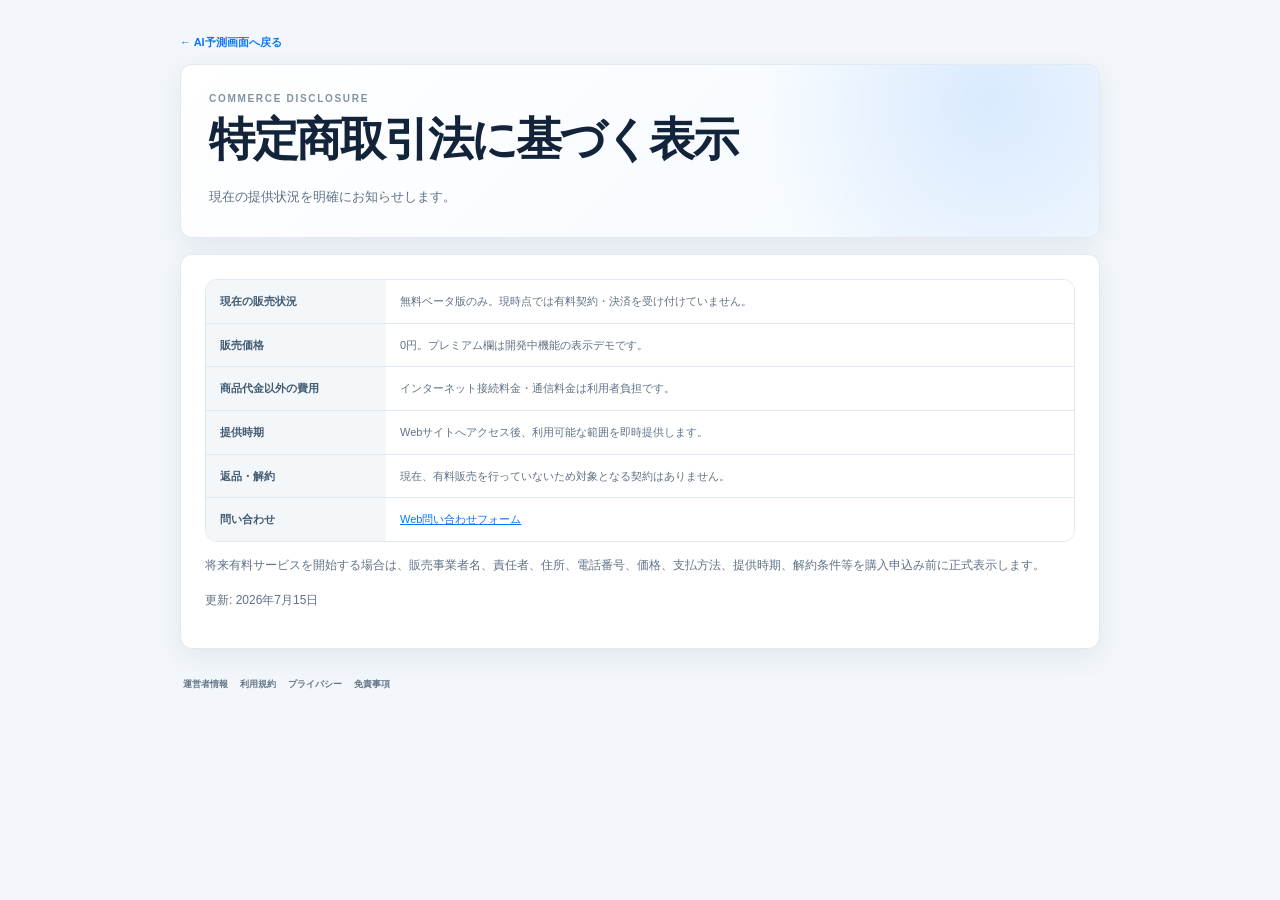
<file: commerce.html>
<!doctype html>
<html lang="ja">
<head>
  <meta charset="UTF-8">
  <meta name="viewport" content="width=device-width, initial-scale=1.0">
  <meta name="description" content="BOAT PREDICT AIの特定商取引法に基づく表示です。現在の無料ベータ提供と、有料販売開始時の表示方針を掲載します。">
  <meta name="robots" content="index,follow">
  <link rel="canonical" href="https://boat-predict-ai.onrender.com/commerce.html">
  <title>特定商取引法に基づく表示｜BOAT PREDICT AI</title>
  <link rel="stylesheet" href="styles.css?v=20260715-production-hardening">
</head>
<body>
  <main class="guide-page">
    <a class="guide-back" href="index.html">← AI予測画面へ戻る</a>
    <section class="card guide-hero"><p class="eyebrow">COMMERCE DISCLOSURE</p><h1>特定商取引法に基づく表示</h1><p>現在の提供状況を明確にお知らせします。</p></section>
    <section class="card guide-section">
      <dl class="legal-table">
        <div><dt>現在の販売状況</dt><dd>無料ベータ版のみ。現時点では有料契約・決済を受け付けていません。</dd></div>
        <div><dt>販売価格</dt><dd>0円。プレミアム欄は開発中機能の表示デモです。</dd></div>
        <div><dt>商品代金以外の費用</dt><dd>インターネット接続料金・通信料金は利用者負担です。</dd></div>
        <div><dt>提供時期</dt><dd>Webサイトへアクセス後、利用可能な範囲を即時提供します。</dd></div>
        <div><dt>返品・解約</dt><dd>現在、有料販売を行っていないため対象となる契約はありません。</dd></div>
        <div><dt>問い合わせ</dt><dd><a href="https://github.com/kegkeg4/boat-predict-ai/issues">Web問い合わせフォーム</a></dd></div>
      </dl>
      <p>将来有料サービスを開始する場合は、販売事業者名、責任者、住所、電話番号、価格、支払方法、提供時期、解約条件等を購入申込み前に正式表示します。</p>
      <p>更新: 2026年7月15日</p>
    </section>
    <footer><nav class="legal-links"><a href="operator.html">運営者情報</a><a href="terms.html">利用規約</a><a href="privacy.html">プライバシー</a><a href="disclaimer.html">免責事項</a></nav></footer>
  </main>
</body>
</html>
</file>
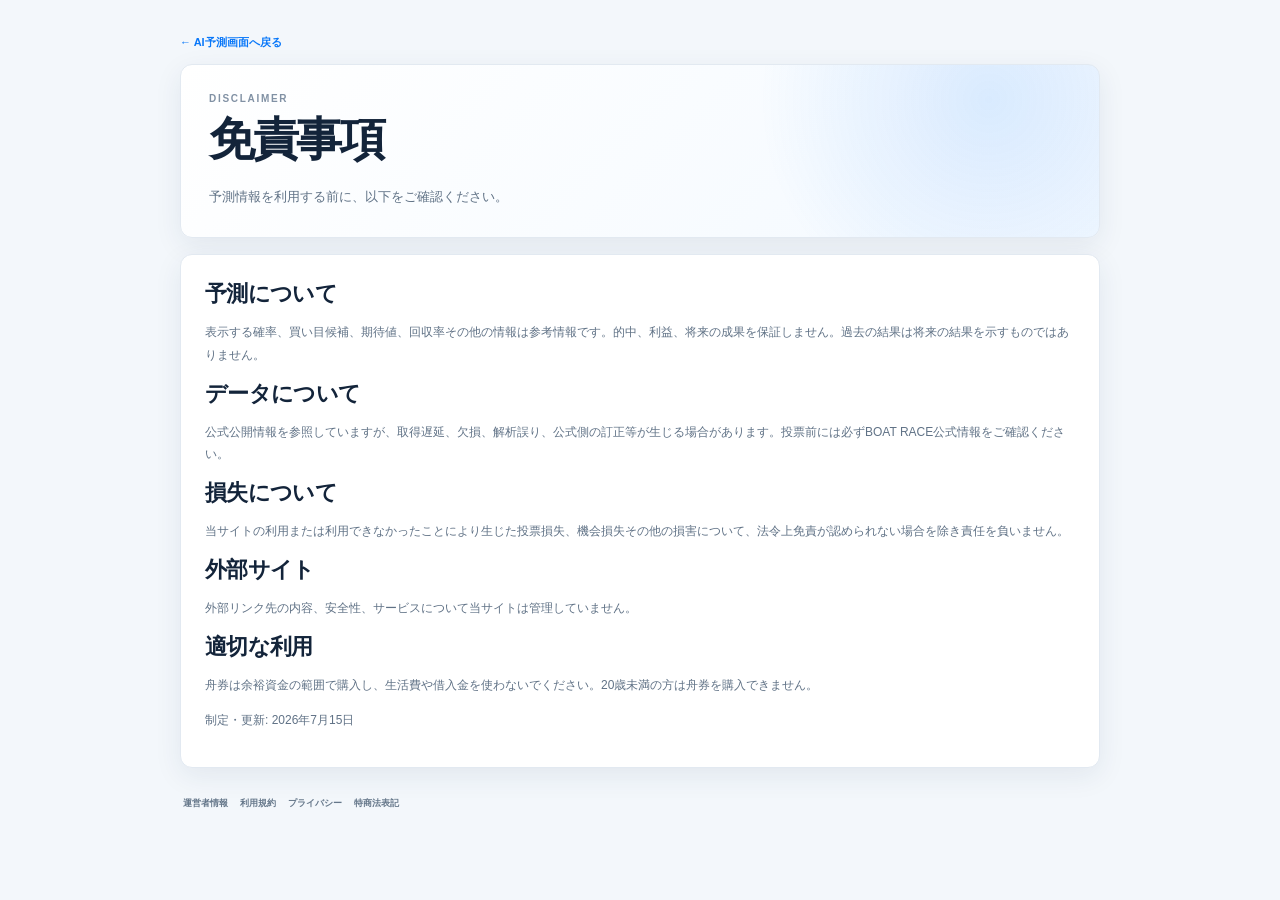
<file: disclaimer.html>
<!doctype html>
<html lang="ja">
<head>
  <meta charset="UTF-8">
  <meta name="viewport" content="width=device-width, initial-scale=1.0">
  <meta name="description" content="BOAT PREDICT AIの免責事項です。予測、公式データ、外部リンク、投票判断に関する注意事項を掲載します。">
  <meta name="robots" content="index,follow">
  <link rel="canonical" href="https://boat-predict-ai.onrender.com/disclaimer.html">
  <title>免責事項｜BOAT PREDICT AI</title>
  <link rel="stylesheet" href="styles.css?v=20260715-production-hardening">
</head>
<body>
  <main class="guide-page">
    <a class="guide-back" href="index.html">← AI予測画面へ戻る</a>
    <section class="card guide-hero"><p class="eyebrow">DISCLAIMER</p><h1>免責事項</h1><p>予測情報を利用する前に、以下をご確認ください。</p></section>
    <section class="card guide-section">
      <h2>予測について</h2>
      <p>表示する確率、買い目候補、期待値、回収率その他の情報は参考情報です。的中、利益、将来の成果を保証しません。過去の結果は将来の結果を示すものではありません。</p>
      <h2>データについて</h2>
      <p>公式公開情報を参照していますが、取得遅延、欠損、解析誤り、公式側の訂正等が生じる場合があります。投票前には必ずBOAT RACE公式情報をご確認ください。</p>
      <h2>損失について</h2>
      <p>当サイトの利用または利用できなかったことにより生じた投票損失、機会損失その他の損害について、法令上免責が認められない場合を除き責任を負いません。</p>
      <h2>外部サイト</h2>
      <p>外部リンク先の内容、安全性、サービスについて当サイトは管理していません。</p>
      <h2>適切な利用</h2>
      <p>舟券は余裕資金の範囲で購入し、生活費や借入金を使わないでください。20歳未満の方は舟券を購入できません。</p>
      <p>制定・更新: 2026年7月15日</p>
    </section>
    <footer><nav class="legal-links"><a href="operator.html">運営者情報</a><a href="terms.html">利用規約</a><a href="privacy.html">プライバシー</a><a href="commerce.html">特商法表記</a></nav></footer>
  </main>
</body>
</html>
</file>
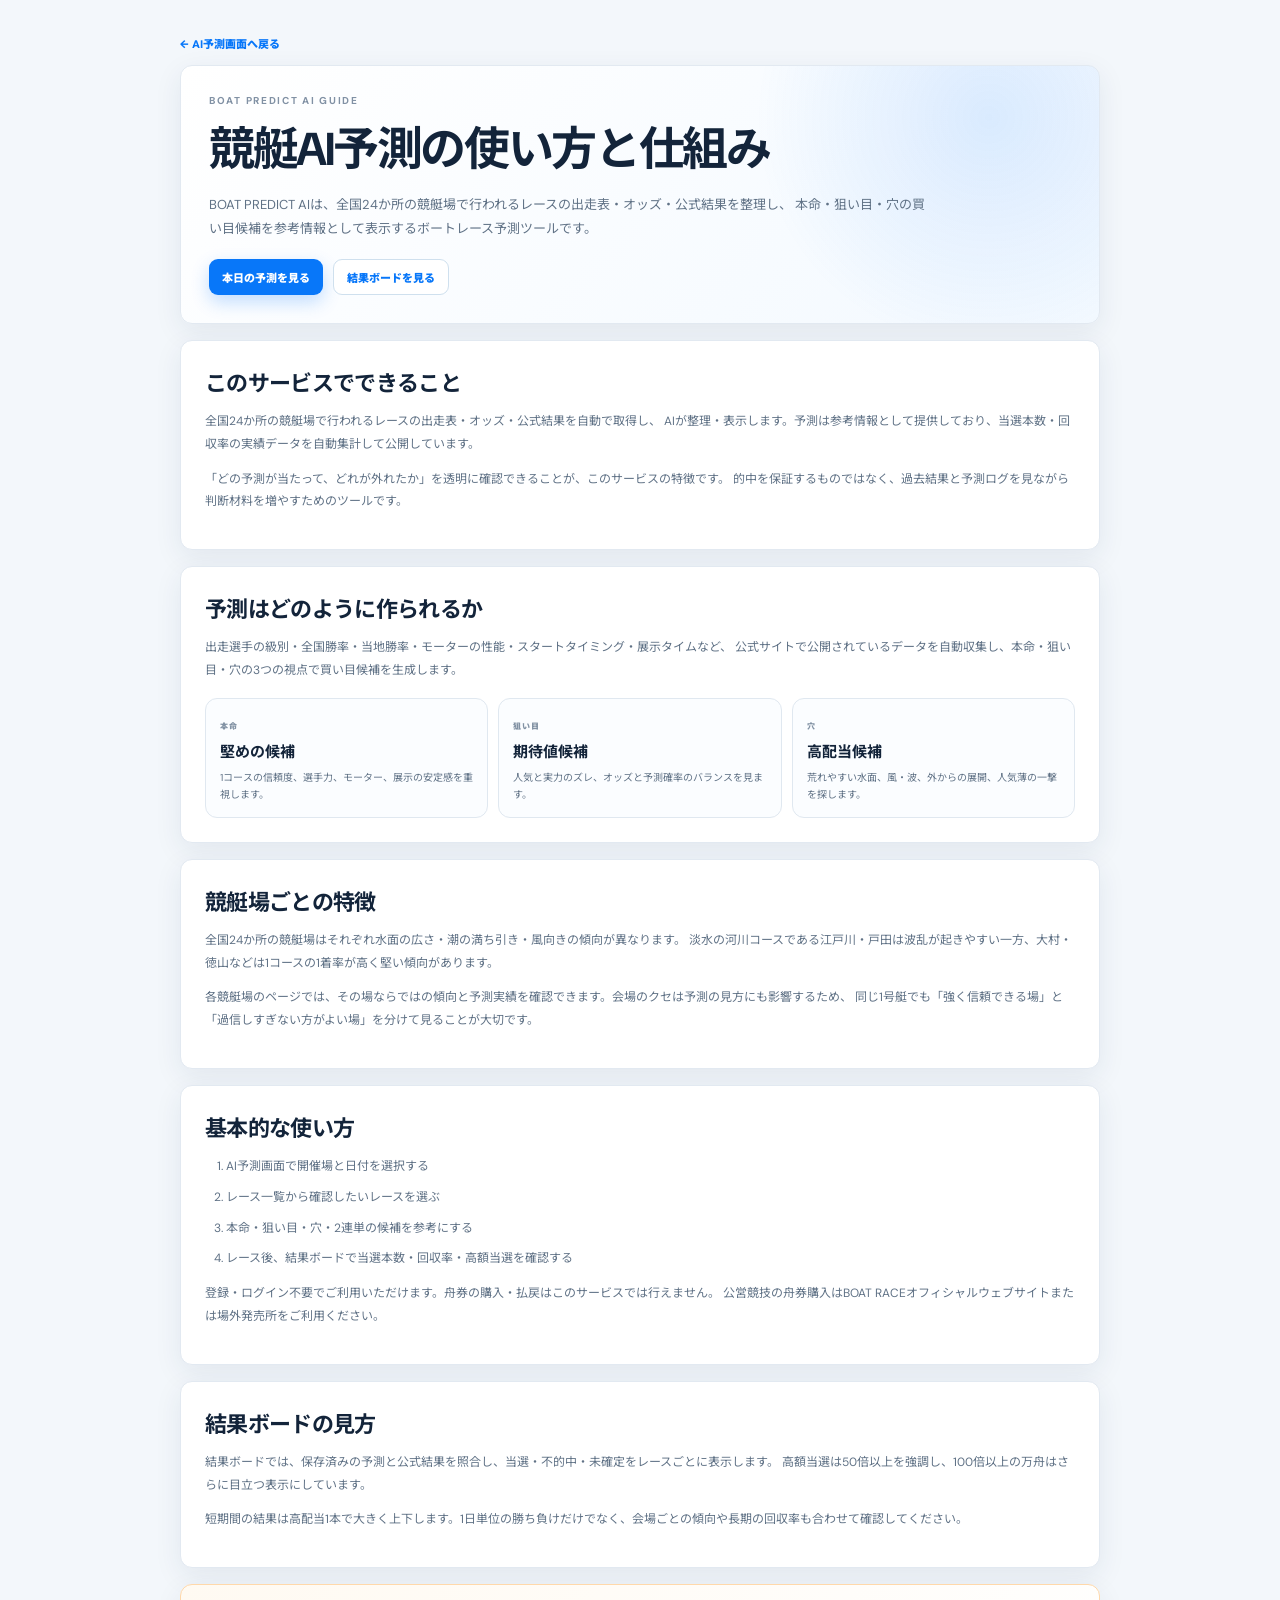
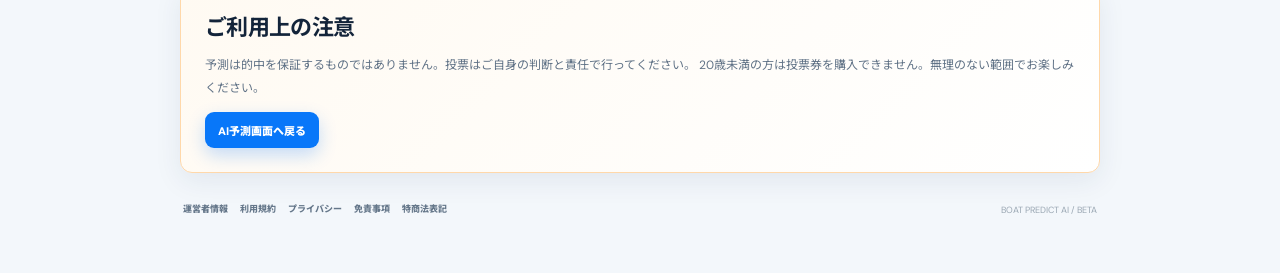
<file: guide.html>
<!doctype html>
<html lang="ja">
<head>
  <meta charset="UTF-8">
  <meta name="viewport" content="width=device-width, initial-scale=1.0">
  <meta name="description" content="BOAT PREDICT AIの使い方、競艇AI予測の仕組み、全国24場の競艇場ごとの特徴、当選本数・回収率の見方をまとめたガイドページです。">
  <meta name="robots" content="index,follow">
  <link rel="canonical" href="https://boat-predict-ai.onrender.com/guide.html">
  <meta property="og:type" content="article">
  <meta property="og:url" content="https://boat-predict-ai.onrender.com/guide.html">
  <meta property="og:title" content="競艇AI予測の使い方と仕組み｜BOAT PREDICT AIガイド">
  <meta property="og:description" content="競艇・ボートレース予測AIの使い方、予測ロジック、結果ボードの見方、全国24場の特徴をわかりやすく解説します。">
  <meta property="og:site_name" content="BOAT PREDICT AI">
  <title>競艇AI予測の使い方と仕組み｜BOAT PREDICT AIガイド</title>
  <script type="application/ld+json">
  {
    "@context": "https://schema.org",
    "@type": "Article",
    "headline": "競艇AI予測の使い方と仕組み",
    "description": "BOAT PREDICT AIの使い方、予測ロジック、全国24場の特徴、結果ボードの見方をまとめたガイドです。",
    "author": {
      "@type": "Organization",
      "name": "BOAT PREDICT AI"
    },
    "publisher": {
      "@type": "Organization",
      "name": "BOAT PREDICT AI"
    },
    "mainEntityOfPage": "https://boat-predict-ai.onrender.com/guide.html"
  }
  </script>
  <link rel="preconnect" href="https://fonts.googleapis.com">
  <link rel="preconnect" href="https://fonts.gstatic.com" crossorigin>
  <link href="https://fonts.googleapis.com/css2?family=DM+Sans:wght@400;500;600;700&amp;family=Noto+Sans+JP:wght@400;500;600;700;800&amp;display=swap" rel="stylesheet">
  <link rel="stylesheet" href="styles.css?v=20260715-production-hardening">
</head>
<body>
  <main class="guide-page">
    <a class="guide-back" href="index.html">← AI予測画面へ戻る</a>

    <section class="card guide-hero">
      <p class="eyebrow">BOAT PREDICT AI GUIDE</p>
      <h1>競艇AI予測の使い方と仕組み</h1>
      <p>
        BOAT PREDICT AIは、全国24か所の競艇場で行われるレースの出走表・オッズ・公式結果を整理し、
        本命・狙い目・穴の買い目候補を参考情報として表示するボートレース予測ツールです。
      </p>
      <div class="guide-actions">
        <a class="cta-primary" href="index.html#predictButton">本日の予測を見る</a>
        <a class="cta-secondary" href="index.html#resultBoard">結果ボードを見る</a>
      </div>
    </section>

    <section class="card guide-section">
      <h2>このサービスでできること</h2>
      <p>
        全国24か所の競艇場で行われるレースの出走表・オッズ・公式結果を自動で取得し、
        AIが整理・表示します。予測は参考情報として提供しており、当選本数・回収率の実績データを自動集計して公開しています。
      </p>
      <p>
        「どの予測が当たって、どれが外れたか」を透明に確認できることが、このサービスの特徴です。
        的中を保証するものではなく、過去結果と予測ログを見ながら判断材料を増やすためのツールです。
      </p>
    </section>

    <section class="card guide-section">
      <h2>予測はどのように作られるか</h2>
      <p>
        出走選手の級別・全国勝率・当地勝率・モーターの性能・スタートタイミング・展示タイムなど、
        公式サイトで公開されているデータを自動収集し、本命・狙い目・穴の3つの視点で買い目候補を生成します。
      </p>
      <div class="guide-grid">
        <article>
          <small>本命</small>
          <strong>堅めの候補</strong>
          <p>1コースの信頼度、選手力、モーター、展示の安定感を重視します。</p>
        </article>
        <article>
          <small>狙い目</small>
          <strong>期待値候補</strong>
          <p>人気と実力のズレ、オッズと予測確率のバランスを見ます。</p>
        </article>
        <article>
          <small>穴</small>
          <strong>高配当候補</strong>
          <p>荒れやすい水面、風・波、外からの展開、人気薄の一撃を探します。</p>
        </article>
      </div>
    </section>

    <section class="card guide-section">
      <h2>競艇場ごとの特徴</h2>
      <p>
        全国24か所の競艇場はそれぞれ水面の広さ・潮の満ち引き・風向きの傾向が異なります。
        淡水の河川コースである江戸川・戸田は波乱が起きやすい一方、大村・徳山などは1コースの1着率が高く堅い傾向があります。
      </p>
      <p>
        各競艇場のページでは、その場ならではの傾向と予測実績を確認できます。会場のクセは予測の見方にも影響するため、
        同じ1号艇でも「強く信頼できる場」と「過信しすぎない方がよい場」を分けて見ることが大切です。
      </p>
    </section>

    <section class="card guide-section">
      <h2>基本的な使い方</h2>
      <ol>
        <li>AI予測画面で開催場と日付を選択する</li>
        <li>レース一覧から確認したいレースを選ぶ</li>
        <li>本命・狙い目・穴・2連単の候補を参考にする</li>
        <li>レース後、結果ボードで当選本数・回収率・高額当選を確認する</li>
      </ol>
      <p>
        登録・ログイン不要でご利用いただけます。舟券の購入・払戻はこのサービスでは行えません。
        公営競技の舟券購入はBOAT RACEオフィシャルウェブサイトまたは場外発売所をご利用ください。
      </p>
    </section>

    <section class="card guide-section">
      <h2>結果ボードの見方</h2>
      <p>
        結果ボードでは、保存済みの予測と公式結果を照合し、当選・不的中・未確定をレースごとに表示します。
        高額当選は50倍以上を強調し、100倍以上の万舟はさらに目立つ表示にしています。
      </p>
      <p>
        短期間の結果は高配当1本で大きく上下します。1日単位の勝ち負けだけでなく、会場ごとの傾向や長期の回収率も合わせて確認してください。
      </p>
    </section>

    <section class="card guide-section guide-warning">
      <h2>ご利用上の注意</h2>
      <p>
        予測は的中を保証するものではありません。投票はご自身の判断と責任で行ってください。
        20歳未満の方は投票券を購入できません。無理のない範囲でお楽しみください。
      </p>
      <a class="cta-primary" href="index.html#predictButton">AI予測画面へ戻る</a>
    </section>
    <footer>
      <nav class="legal-links" aria-label="法務・運営情報">
        <a href="operator.html">運営者情報</a>
        <a href="terms.html">利用規約</a>
        <a href="privacy.html">プライバシー</a>
        <a href="disclaimer.html">免責事項</a>
        <a href="commerce.html">特商法表記</a>
      </nav>
      <p>BOAT PREDICT AI / BETA</p>
    </footer>
  </main>
</body>
</html>
</file>
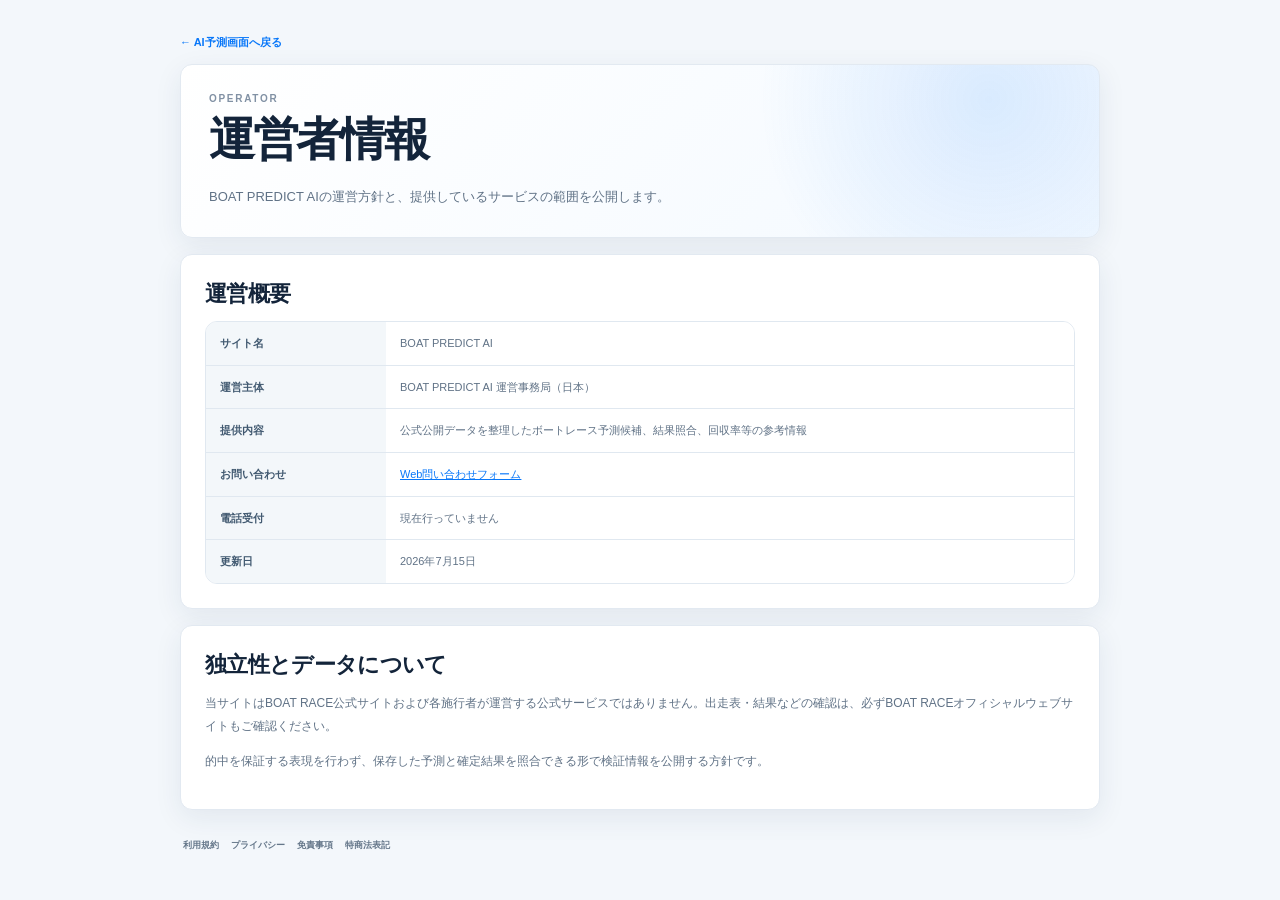
<file: operator.html>
<!doctype html>
<html lang="ja">
<head>
  <meta charset="UTF-8">
  <meta name="viewport" content="width=device-width, initial-scale=1.0">
  <meta name="description" content="BOAT PREDICT AIの運営方針、サービス範囲、お問い合わせ先を掲載しています。">
  <meta name="robots" content="index,follow">
  <link rel="canonical" href="https://boat-predict-ai.onrender.com/operator.html">
  <title>運営者情報｜BOAT PREDICT AI</title>
  <link rel="stylesheet" href="styles.css?v=20260715-production-hardening">
</head>
<body>
  <main class="guide-page">
    <a class="guide-back" href="index.html">← AI予測画面へ戻る</a>
    <section class="card guide-hero">
      <p class="eyebrow">OPERATOR</p>
      <h1>運営者情報</h1>
      <p>BOAT PREDICT AIの運営方針と、提供しているサービスの範囲を公開します。</p>
    </section>
    <section class="card guide-section">
      <h2>運営概要</h2>
      <dl class="legal-table">
        <div><dt>サイト名</dt><dd>BOAT PREDICT AI</dd></div>
        <div><dt>運営主体</dt><dd>BOAT PREDICT AI 運営事務局（日本）</dd></div>
        <div><dt>提供内容</dt><dd>公式公開データを整理したボートレース予測候補、結果照合、回収率等の参考情報</dd></div>
        <div><dt>お問い合わせ</dt><dd><a href="https://github.com/kegkeg4/boat-predict-ai/issues">Web問い合わせフォーム</a></dd></div>
        <div><dt>電話受付</dt><dd>現在行っていません</dd></div>
        <div><dt>更新日</dt><dd>2026年7月15日</dd></div>
      </dl>
    </section>
    <section class="card guide-section">
      <h2>独立性とデータについて</h2>
      <p>当サイトはBOAT RACE公式サイトおよび各施行者が運営する公式サービスではありません。出走表・結果などの確認は、必ずBOAT RACEオフィシャルウェブサイトもご確認ください。</p>
      <p>的中を保証する表現を行わず、保存した予測と確定結果を照合できる形で検証情報を公開する方針です。</p>
    </section>
    <footer><nav class="legal-links"><a href="terms.html">利用規約</a><a href="privacy.html">プライバシー</a><a href="disclaimer.html">免責事項</a><a href="commerce.html">特商法表記</a></nav></footer>
  </main>
</body>
</html>
</file>
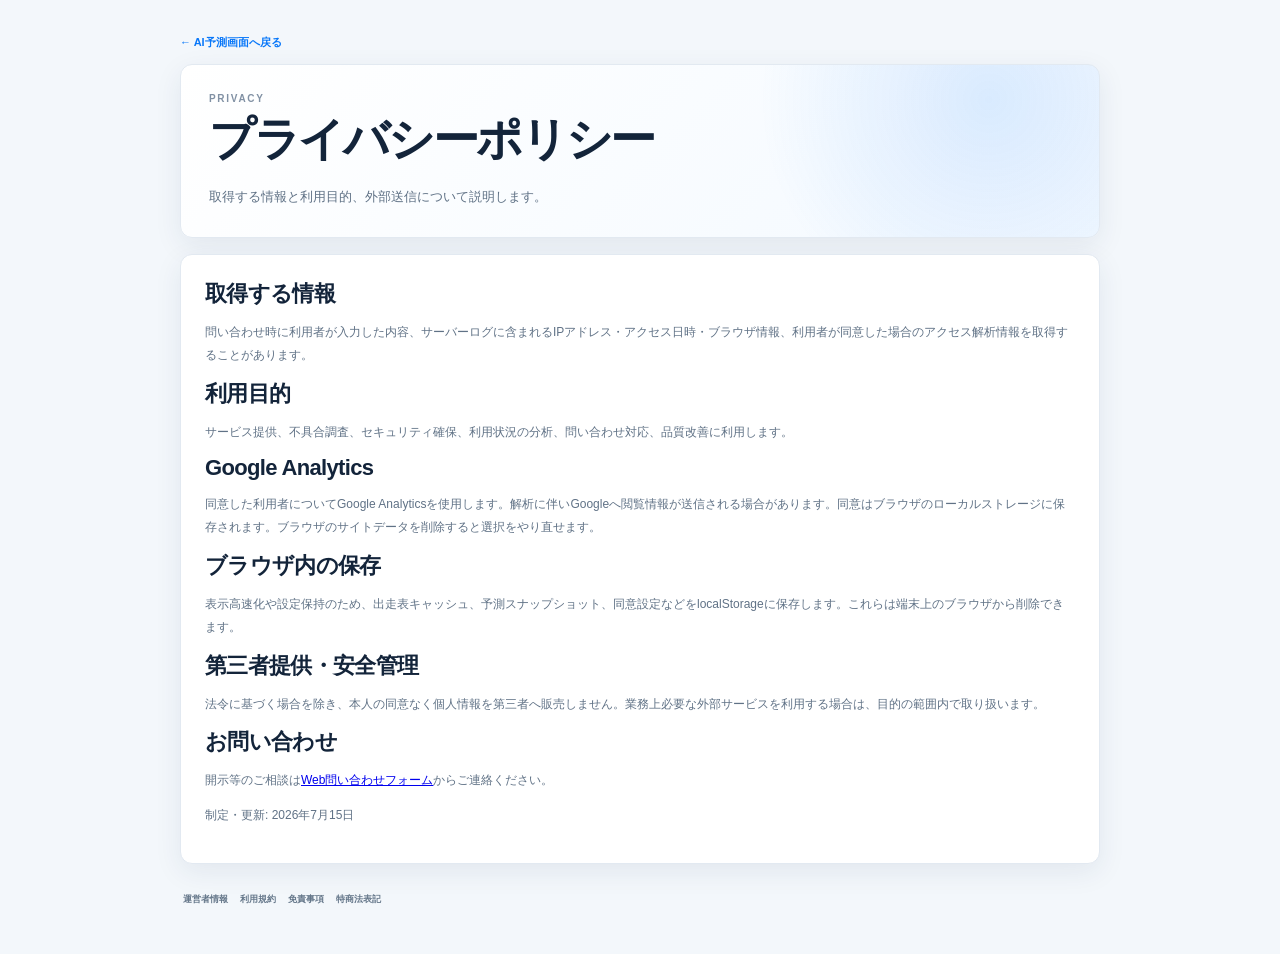
<file: privacy.html>
<!doctype html>
<html lang="ja">
<head>
  <meta charset="UTF-8">
  <meta name="viewport" content="width=device-width, initial-scale=1.0">
  <meta name="description" content="BOAT PREDICT AIのプライバシーポリシーです。アクセス解析、ブラウザ保存、外部送信について説明します。">
  <meta name="robots" content="index,follow">
  <link rel="canonical" href="https://boat-predict-ai.onrender.com/privacy.html">
  <title>プライバシーポリシー｜BOAT PREDICT AI</title>
  <link rel="stylesheet" href="styles.css?v=20260715-production-hardening">
</head>
<body>
  <main class="guide-page">
    <a class="guide-back" href="index.html">← AI予測画面へ戻る</a>
    <section class="card guide-hero"><p class="eyebrow">PRIVACY</p><h1>プライバシーポリシー</h1><p>取得する情報と利用目的、外部送信について説明します。</p></section>
    <section class="card guide-section">
      <h2>取得する情報</h2>
      <p>問い合わせ時に利用者が入力した内容、サーバーログに含まれるIPアドレス・アクセス日時・ブラウザ情報、利用者が同意した場合のアクセス解析情報を取得することがあります。</p>
      <h2>利用目的</h2>
      <p>サービス提供、不具合調査、セキュリティ確保、利用状況の分析、問い合わせ対応、品質改善に利用します。</p>
      <h2>Google Analytics</h2>
      <p>同意した利用者についてGoogle Analyticsを使用します。解析に伴いGoogleへ閲覧情報が送信される場合があります。同意はブラウザのローカルストレージに保存されます。ブラウザのサイトデータを削除すると選択をやり直せます。</p>
      <h2>ブラウザ内の保存</h2>
      <p>表示高速化や設定保持のため、出走表キャッシュ、予測スナップショット、同意設定などをlocalStorageに保存します。これらは端末上のブラウザから削除できます。</p>
      <h2>第三者提供・安全管理</h2>
      <p>法令に基づく場合を除き、本人の同意なく個人情報を第三者へ販売しません。業務上必要な外部サービスを利用する場合は、目的の範囲内で取り扱います。</p>
      <h2>お問い合わせ</h2>
      <p>開示等のご相談は<a href="https://github.com/kegkeg4/boat-predict-ai/issues">Web問い合わせフォーム</a>からご連絡ください。</p>
      <p>制定・更新: 2026年7月15日</p>
    </section>
    <footer><nav class="legal-links"><a href="operator.html">運営者情報</a><a href="terms.html">利用規約</a><a href="disclaimer.html">免責事項</a><a href="commerce.html">特商法表記</a></nav></footer>
  </main>
</body>
</html>
</file>
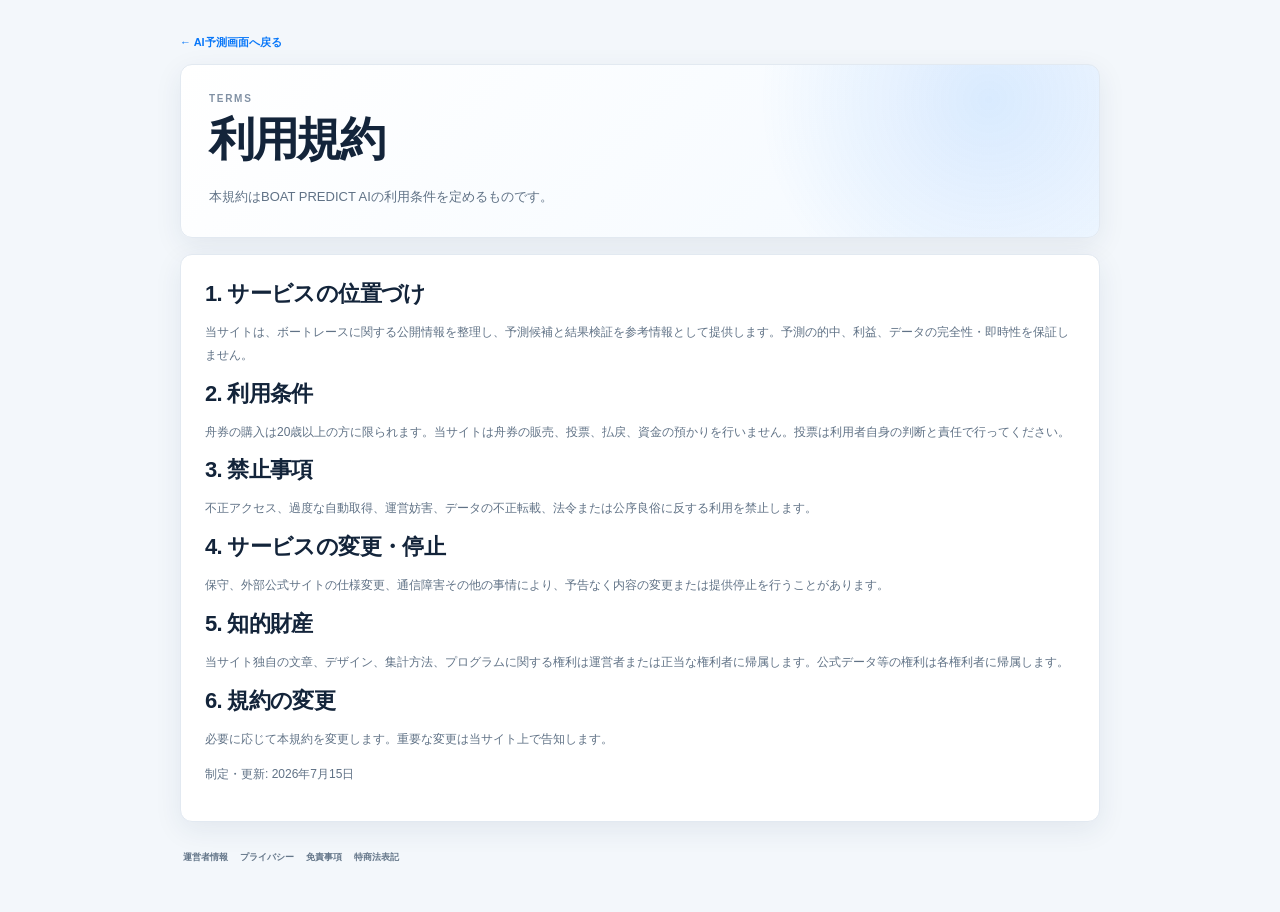
<file: terms.html>
<!doctype html>
<html lang="ja">
<head>
  <meta charset="UTF-8">
  <meta name="viewport" content="width=device-width, initial-scale=1.0">
  <meta name="description" content="BOAT PREDICT AIの利用規約です。サービスの利用条件、禁止事項、知的財産、停止・変更について定めます。">
  <meta name="robots" content="index,follow">
  <link rel="canonical" href="https://boat-predict-ai.onrender.com/terms.html">
  <title>利用規約｜BOAT PREDICT AI</title>
  <link rel="stylesheet" href="styles.css?v=20260715-production-hardening">
</head>
<body>
  <main class="guide-page">
    <a class="guide-back" href="index.html">← AI予測画面へ戻る</a>
    <section class="card guide-hero"><p class="eyebrow">TERMS</p><h1>利用規約</h1><p>本規約はBOAT PREDICT AIの利用条件を定めるものです。</p></section>
    <section class="card guide-section">
      <h2>1. サービスの位置づけ</h2>
      <p>当サイトは、ボートレースに関する公開情報を整理し、予測候補と結果検証を参考情報として提供します。予測の的中、利益、データの完全性・即時性を保証しません。</p>
      <h2>2. 利用条件</h2>
      <p>舟券の購入は20歳以上の方に限られます。当サイトは舟券の販売、投票、払戻、資金の預かりを行いません。投票は利用者自身の判断と責任で行ってください。</p>
      <h2>3. 禁止事項</h2>
      <p>不正アクセス、過度な自動取得、運営妨害、データの不正転載、法令または公序良俗に反する利用を禁止します。</p>
      <h2>4. サービスの変更・停止</h2>
      <p>保守、外部公式サイトの仕様変更、通信障害その他の事情により、予告なく内容の変更または提供停止を行うことがあります。</p>
      <h2>5. 知的財産</h2>
      <p>当サイト独自の文章、デザイン、集計方法、プログラムに関する権利は運営者または正当な権利者に帰属します。公式データ等の権利は各権利者に帰属します。</p>
      <h2>6. 規約の変更</h2>
      <p>必要に応じて本規約を変更します。重要な変更は当サイト上で告知します。</p>
      <p>制定・更新: 2026年7月15日</p>
    </section>
    <footer><nav class="legal-links"><a href="operator.html">運営者情報</a><a href="privacy.html">プライバシー</a><a href="disclaimer.html">免責事項</a><a href="commerce.html">特商法表記</a></nav></footer>
  </main>
</body>
</html>
</file>
<file: styles.css>
:root {
  --navy: #07192c;
  --navy-2: #0d263f;
  --blue: #0877f9;
  --blue-soft: #eaf4ff;
  --cyan: #00b7d8;
  --ink: #13243a;
  --muted: #718096;
  --line: #e2e9f1;
  --bg: #f3f7fb;
  --white: #fff;
  --red: #e8334a;
  --yellow: #f2cf29;
  --green: #10a979;
  --shadow: 0 8px 28px rgba(20, 50, 84, .08);
}

* { box-sizing: border-box; }

html { scroll-behavior: smooth; }

body {
  margin: 0;
  color: var(--ink);
  background: var(--bg);
  font-family: "DM Sans", "Noto Sans JP", sans-serif;
  -webkit-font-smoothing: antialiased;
}

button, input, select { font: inherit; }
button, select { cursor: pointer; }

.app-shell {
  min-height: 100vh;
  display: grid;
  grid-template-columns: 238px minmax(0, 1fr);
}

.sidebar {
  position: fixed;
  inset: 0 auto 0 0;
  width: 238px;
  z-index: 5;
  display: flex;
  flex-direction: column;
  padding: 29px 20px 22px;
  color: #fff;
  background:
    radial-gradient(circle at 10% 80%, rgba(0, 183, 216, .12), transparent 30%),
    linear-gradient(180deg, #06172a, #071d34);
}

.brand {
  display: flex;
  align-items: center;
  gap: 12px;
  margin: 0 8px 45px;
  color: #fff;
  font-size: 12px;
  line-height: 1.1;
  letter-spacing: .16em;
  text-decoration: none;
}

.brand b { color: #42b9ff; }

.brand-mark {
  width: 39px;
  height: 39px;
  display: grid;
  place-items: center;
  border-radius: 10px;
  background: linear-gradient(145deg, #1699ff, #0066ed);
  box-shadow: 0 5px 18px rgba(0, 111, 255, .35);
}

.brand-mark svg { width: 27px; fill: none; stroke: white; stroke-width: 2.2; }

.main-nav { display: grid; gap: 5px; }

.nav-item {
  display: flex;
  align-items: center;
  gap: 13px;
  padding: 13px 15px;
  border-radius: 9px;
  color: #8fa5ba;
  font-size: 14px;
  font-weight: 600;
  text-decoration: none;
  transition: .2s ease;
}

.nav-item:hover { color: #fff; background: rgba(255,255,255,.05); }
.nav-item.active { color: #fff; background: linear-gradient(90deg, rgba(22, 133, 255, .24), rgba(22, 133, 255, .08)); }
.nav-item.active::before { content: ""; position: absolute; left: 20px; width: 3px; height: 24px; border-radius: 4px; background: #1685ff; }
.nav-icon { width: 22px; color: #43a7ff; font-size: 23px; line-height: 1; text-align: center; }

.model-card {
  margin-top: auto;
  padding: 16px;
  border: 1px solid rgba(104, 180, 255, .16);
  border-radius: 11px;
  background: rgba(7, 39, 68, .75);
}

.model-head { display: flex; align-items: center; gap: 7px; color: #b9cee0; font-size: 10px; font-weight: 700; letter-spacing: .1em; }
.model-head span:last-child { margin-left: auto; color: #54aef7; letter-spacing: 0; }
.pulse-dot { width: 6px; height: 6px; border-radius: 50%; background: #28dba8; box-shadow: 0 0 0 4px rgba(40,219,168,.1); }
.model-card p { margin: 11px 0; color: #d9e6f1; font-size: 11px; line-height: 1.7; }
.model-meter { height: 3px; border-radius: 4px; background: #173b5d; overflow: hidden; }
.model-meter span { display: block; width: 82%; height: 100%; background: linear-gradient(90deg, #0877f9, #1ad2dc); }
.model-card small { display: block; margin-top: 8px; color: #5f7e9a; font-size: 9px; }
.sidebar-note { margin: 16px 5px 0; color: #55728d; font-size: 9px; line-height: 1.55; }

main { grid-column: 2; min-width: 0; padding: 0 34px 28px; }

.topbar {
  height: 102px;
  display: flex;
  align-items: center;
  justify-content: space-between;
}

.eyebrow { margin: 0 0 5px; color: #8191a4; font-size: 10px; font-weight: 700; letter-spacing: .17em; }
.topbar h1 { margin: 0; font-size: 24px; letter-spacing: -.03em; }
.top-actions { display: flex; align-items: center; gap: 12px; }
.icon-button { width: 37px; height: 37px; border: 1px solid var(--line); border-radius: 9px; color: #6c7d90; background: #fff; }
.status-chip { display: flex; align-items: center; gap: 7px; padding: 9px 12px; border: 1px solid var(--line); border-radius: 9px; color: #64778b; background: #fff; font-size: 11px; }
.status-chip span { width: 6px; height: 6px; border-radius: 50%; background: #13bc84; }
.status-chip.is-warming span { background: #f5a524; }
.status-chip.is-error span { background: #e5484d; }

.selection-panel {
  display: grid;
  grid-template-columns: 170px 165px minmax(300px, 1fr) 180px;
  gap: 18px;
  align-items: end;
  padding: 20px 22px;
  border: 1px solid var(--line);
  border-radius: 12px;
  background: #fff;
  box-shadow: var(--shadow);
}

.field label, .field-label { display: block; margin-bottom: 8px; color: #687b8f; font-size: 11px; font-weight: 700; }
.field input, .field select {
  width: 100%;
  height: 44px;
  padding: 0 13px;
  border: 1px solid #d7e0e9;
  border-radius: 8px;
  outline: none;
  color: var(--ink);
  background: #fff;
  font-size: 13px;
  font-weight: 600;
}
.field input:focus, .field select:focus { border-color: #7ab9ff; box-shadow: 0 0 0 3px rgba(8,119,249,.08); }
.field-label small { margin-left: 6px; color: #9aa8b5; font-size: 8px; font-weight: 500; }
.venue-status-hint { display: block; margin-top: 6px; color: #0a9a70; font-size: 8px; font-weight: 800; letter-spacing: .02em; }
.recent-dates { display: grid; grid-template-columns: repeat(4, 1fr); gap: 3px; margin-top: 6px; }
.recent-date { min-width: 0; padding: 5px 3px; border: 1px solid #dce4ec; border-radius: 5px; color: #7b8b9c; background: #f8fafc; font-size: 7px; line-height: 1.2; }
.recent-date span, .recent-date b { display: block; white-space: nowrap; }
.recent-date b { margin-top: 2px; color: #0b986f; font-size: 6px; }
.recent-date:hover { border-color: #9cc9f8; color: #0877f9; }
.recent-date.active { border-color: #0877f9; color: #0877f9; background: #eef7ff; }
.recent-date.has-results { border-color: #b9e3d5; background: #f0fbf7; }
.recent-date.active.has-results { border-color: #10a979; box-shadow: 0 0 0 2px rgba(16,169,121,.08); }

.race-selector {
  display: grid;
  grid-template-columns: repeat(12, minmax(22px, 1fr));
  gap: 4px;
}

.race-button {
  height: 50px;
  padding: 0;
  border: 1px solid #dce4ec;
  color: #74859a;
  background: #fff;
  font-size: 11px;
  font-weight: 700;
}
.race-number, .race-result { display: block; }
.race-result { min-height: 9px; margin-top: 3px; color: #10a979; font-size: 7px; letter-spacing: .02em; }
.race-button.verified { border-color: #b7e2d4; background: #f3fbf8; }
.race-button.verified.active .race-result { color: #b9f7e4; }
.race-button:first-child { border-radius: 8px 0 0 8px; }
.race-button:last-child { border-radius: 0 8px 8px 0; }
.race-button:hover { color: var(--blue); background: #f5faff; }
.race-button.active { position: relative; z-index: 1; border-color: var(--blue); color: #fff; background: var(--blue); box-shadow: 0 5px 14px rgba(8,119,249,.25); }
.race-button.completed { color: #738294; background: #f2f5f8; }
.race-button.completed:not(.verified)::after { content: ""; display: block; width: 4px; height: 4px; margin: 2px auto 0; border-radius: 50%; background: #10a979; }
.race-button.completed.active { color: #fff; background: #53687d; border-color: #53687d; box-shadow: 0 5px 14px rgba(67,87,107,.22); }
.race-button.completed.active::after { background: #77efc9; }

.predict-button {
  height: 44px;
  border: 0;
  border-radius: 8px;
  color: #fff;
  background: linear-gradient(120deg, #0877f9, #0766df);
  box-shadow: 0 6px 16px rgba(8,119,249,.25);
  font-size: 13px;
  font-weight: 700;
  transition: transform .18s, box-shadow .18s;
}
.predict-button:hover { transform: translateY(-1px); box-shadow: 0 9px 22px rgba(8,119,249,.32); }
.predict-button:active { transform: translateY(0); }
.button-spark { margin-right: 6px; color: #8eeaff; }

.demo-notice {
  display: flex;
  align-items: center;
  gap: 10px;
  margin: 12px 2px 0;
  color: #718096;
  font-size: 10px;
}
.demo-notice b { padding: 3px 7px; border-radius: 4px; color: #0877f9; background: #e5f2ff; font-size: 9px; letter-spacing: .1em; }

/* CRO改修: ファーストビュー・実績下・問い合わせへのCTA導線を追加 */
.cta-strip {
  display: flex;
  flex-wrap: wrap;
  align-items: center;
  gap: 9px;
  margin: 12px 0 0;
}
.cta-primary,
.cta-secondary {
  display: inline-flex;
  align-items: center;
  justify-content: center;
  min-height: 36px;
  padding: 9px 13px;
  border-radius: 9px;
  font-size: 11px;
  font-weight: 900;
  text-decoration: none;
  transition: .2s ease;
}
.cta-primary {
  color: #fff;
  background: #0877f9;
  box-shadow: 0 7px 18px rgba(8,119,249,.24);
}
.cta-primary:hover { transform: translateY(-1px); box-shadow: 0 10px 22px rgba(8,119,249,.3); }
.cta-secondary {
  border: 1px solid #cfe0ee;
  color: #0877f9;
  background: #fff;
}
.cta-secondary:hover { background: #f4f9ff; }

.plan-panel {
  display: grid;
  grid-template-columns: minmax(0, 1.15fr) minmax(320px, .85fr) auto;
  gap: 14px;
  align-items: center;
  margin-top: 14px;
  padding: 18px 20px;
  border: 1px solid #d9e5f0;
  border-radius: 12px;
  background: linear-gradient(135deg, #fff, #f3f9ff);
  box-shadow: var(--shadow);
}
/* SEO改修: H2統合後も既存見出しデザインを維持 */
.plan-copy h2, .plan-copy h3 { margin: 0; font-size: 18px; letter-spacing: -.02em; }
.plan-copy p:last-child { margin: 7px 0 0; color: #65778a; font-size: 10px; line-height: 1.6; }
.plan-cards { display: grid; grid-template-columns: 1fr 1fr; gap: 8px; }
.plan-card { padding: 12px; border: 1px solid #e0e8f0; border-radius: 9px; background: #fff; }
.plan-card span { display: block; margin-bottom: 5px; color: #8d9aa8; font-size: 8px; font-weight: 800; letter-spacing: .12em; }
.plan-card strong { display: block; font-size: 15px; }
.plan-card p { margin: 6px 0 0; color: #8493a4; font-size: 9px; line-height: 1.45; }
.plan-card ul { display: grid; gap: 5px; margin: 9px 0 0; padding: 0; list-style: none; color: #607286; font-size: 9px; line-height: 1.35; }
.plan-card.premium { border-color: #7dbbff; background: linear-gradient(145deg, #e8f5ff, #fff 45%, #eef7ff); box-shadow: 0 12px 26px rgba(8,119,249,.13); }
.plan-card.premium span, .plan-card.premium strong { color: #0877f9; }
.plan-actions { display: grid; gap: 6px; }
.plan-action { min-width: 112px; padding: 8px 10px; border: 1px solid #cfe0ee; border-radius: 7px; color: #617489; background: #fff; font-size: 9px; font-weight: 800; }
.plan-action.active, #premiumPlanButton { border-color: #0877f9; color: #fff; background: #0877f9; box-shadow: 0 4px 12px rgba(8,119,249,.2); }
#freePlanButton:not(.active) { color: #617489; background: #fff; box-shadow: none; }

.race-summary {
  display: flex;
  justify-content: space-between;
  align-items: center;
  min-height: 118px;
  padding: 22px 4px 18px;
}
.rainbow-manshu-banner {
  position: relative;
  display: flex;
  align-items: center;
  justify-content: space-between;
  gap: 12px;
  margin: 8px 0 12px;
  padding: 12px 14px;
  border-radius: 12px;
  color: #fff;
  background: linear-gradient(90deg, #ff2f6d, #ff9f1c, #ffe600, #12d176, #00a8ff, #725cff, #ff2f6d);
  background-size: 260% 100%;
  box-shadow: 0 10px 28px rgba(255, 80, 120, .18);
  animation: rainbow-flow 5s linear infinite;
  overflow: hidden;
}
.gold-hit-banner {
  color: #3b2a00;
  background: linear-gradient(135deg, #fff8d2, #ffd86b, #b88010, #fff0a6);
  background-size: 220% 100%;
  box-shadow: 0 18px 45px rgba(206, 151, 32, .24);
}
.gold-hit-banner::after { background: rgba(255, 255, 255, .18); }
.gold-hit-banner .eyebrow { color: rgba(55, 38, 0, .7); }
.gold-hit-banner strong {
  color: #fff4b8;
  text-shadow: 0 1px 0 #5f4300, 0 0 14px rgba(255, 236, 126, .85);
  -webkit-text-stroke: .4px #604400;
}
.gold-hit-banner span { color: #4a3500; }
.gold-hit-banner .manshu-list b { color: #3b2a00; background: rgba(255,255,255,.38); }
.rainbow-manshu-banner::after {
  content: "";
  position: absolute;
  inset: 1px;
  border-radius: 13px;
  background: rgba(8, 18, 38, .18);
  pointer-events: none;
}
.rainbow-manshu-banner > * { position: relative; z-index: 1; }
.rainbow-manshu-banner .eyebrow { margin: 0 0 3px; color: rgba(255,255,255,.82); font-size: 8px; }
.rainbow-manshu-banner strong { display: block; font-size: 16px; letter-spacing: -.03em; }
.rainbow-manshu-banner span { display: block; margin-top: 2px; font-size: 10px; font-weight: 800; }
.manshu-list { display: flex; flex-wrap: wrap; justify-content: flex-end; gap: 6px; max-width: 48%; }
.manshu-list b { padding: 5px 7px; border-radius: 999px; background: rgba(255,255,255,.22); font-size: 9px; white-space: nowrap; }
@keyframes rainbow-flow {
  from { background-position: 0% 50%; }
  to { background-position: 260% 50%; }
}
/* SEO改修: H2統合後も既存見出しデザインを維持 */
.race-summary h2, .race-summary h3 { display: inline; margin: 0 11px 0 0; font-size: 21px; }
.race-time { display: inline; color: #708196; font-size: 12px; font-weight: 600; }
.race-title-line { display: flex; align-items: center; flex-wrap: wrap; gap: 8px; }
.race-type-badge { padding: 5px 9px; border-radius: 999px; font-size: 9px; font-weight: 800; }
.race-type-badge.solid { color: #0877f9; background: #e7f3ff; }
.race-type-badge.balanced { color: #8a6810; background: #fff5d7; }
.race-type-badge.upset { color: #d14a5a; background: #fff0f2; }
.race-type-description { margin: 8px 0 0; color: #8190a1; font-size: 10px; }
.prediction-phase { display: inline-flex; align-items: center; gap: 7px; margin-top: 8px; padding: 5px 8px; border-radius: 5px; font-size: 8px; font-weight: 700; }
.prediction-phase::before { content: ""; width: 5px; height: 5px; border-radius: 50%; }
.prediction-phase.advance { color: #6c61ad; background: #f0edff; }
.prediction-phase.advance::before { background: #7b69d1; }
.prediction-phase.waiting { color: #9a7312; background: #fff7df; }
.prediction-phase.waiting::before { background: #e4ac28; }
.prediction-phase.live { color: #087b59; background: #e7faf3; }
.prediction-phase.live::before { background: #10a979; }
.prediction-phase.completed { color: #65778a; background: #edf2f6; }
.prediction-phase.completed::before { background: #708397; }
.race-tendency { display: flex; gap: 7px; margin-top: 9px; }
.tendency-chip { padding: 5px 8px; border-radius: 5px; font-size: 8px; font-weight: 600; }
.tendency-chip b { margin-left: 3px; font-size: 10px; }
.tendency-chip.solid { color: #0877f9; background: #e8f4ff; }
.tendency-chip.upset { color: #d84e60; background: #fff0f2; }
.condition-grid { display: flex; align-items: center; }
.condition { min-width: 135px; display: flex; align-items: center; gap: 10px; padding: 0 20px; border-left: 1px solid var(--line); }
.condition:first-child { border-left: 0; }
.condition-icon { width: 28px; color: #39a0f8; font-size: 24px; text-align: center; }
.weather-icon { color: #f0ae22; }
.condition small { display: block; margin-bottom: 3px; color: #91a0af; font-size: 9px; }
.condition strong { font-size: 12px; white-space: nowrap; }

.bet-decision-card {
  display: grid;
  grid-template-columns: minmax(180px, .75fr) minmax(240px, 1.35fr) minmax(220px, 1fr);
  gap: 16px;
  align-items: center;
  margin-bottom: 18px;
  padding: 18px 22px;
  border: 1px solid #dce7f1;
  border-radius: 13px;
  background: linear-gradient(135deg, #fbfdff, #f5f9fd);
  box-shadow: var(--shadow);
}
/* SEO改修: H2統合後も既存見出しデザインを維持 */
.bet-decision-card h2, .bet-decision-card h3 { margin: 0; font-size: 17px; }
.bet-decision-card h2 span, .bet-decision-card h3 span { display: inline-block; margin-left: 8px; padding: 5px 9px; border-radius: 999px; font-size: 10px; vertical-align: middle; }
.bet-decision-card.kenjitsu h2 span, .bet-decision-card.kenjitsu h3 span { color: #0877f9; background: #e7f3ff; }
.bet-decision-card.shobu h2 span, .bet-decision-card.shobu h3 span { color: #9a6a00; background: #fff3d7; }
.bet-decision-card.ana h2 span, .bet-decision-card.ana h3 span { color: #d14a5a; background: #fff0f2; }
.bet-decision-card.miokuri h2 span, .bet-decision-card.miokuri h3 span { color: #65778a; background: #edf2f6; }
.bet-decision-body strong { display: block; margin-bottom: 6px; font-size: 15px; }
.bet-decision-body p { margin: 0; color: #66788a; font-size: 10px; line-height: 1.6; }
.bet-decision-tickets { display: flex; flex-wrap: wrap; justify-content: flex-end; gap: 7px; }
.bet-decision-tickets span { padding: 7px 9px; border-radius: 8px; color: #31465b; background: #fff; border: 1px solid #e2eaf2; font-size: 10px; font-weight: 800; }
.bet-decision-tickets b { margin-right: 6px; color: #0877f9; }
.bet-decision-tickets small { margin-left: 6px; color: #8a99a9; font-size: 8px; }
.bet-decision-tickets .no-bet { border-color: #d7e0e8; background: #f7f9fb; }
.bet-decision-tickets .no-bet b { color: #65778a; }

.official-card { margin-bottom: 18px; padding: 21px 24px; border-color: #cbd9e6; background: linear-gradient(135deg, #f7fbff, #fff 58%); }
.official-source { display: flex; align-items: center; justify-content: space-between; }
/* SEO改修: H2統合後も既存見出しデザインを維持 */
.official-source h2, .official-source h3 { margin: 0; font-size: 16px; }
.official-link { padding: 7px 10px; border: 1px solid #cbddeb; border-radius: 6px; color: #2674b7; background: #fff; font-size: 9px; font-weight: 700; text-decoration: none; }
.official-content { display: grid; grid-template-columns: 1.2fr .8fr .8fr 1.8fr; gap: 18px; align-items: center; margin-top: 17px; }
.official-content small { display: block; margin-bottom: 7px; color: #8a9aaa; font-size: 9px; }
.official-focus > div { display: flex; align-items: center; gap: 6px; }
.official-focus i { color: #8496a8; font-size: 10px; font-style: normal; }
.official-mark { display: inline-grid; place-items: center; width: 21px; height: 21px; margin-left: 5px; border-radius: 50%; font-size: 10px; font-weight: 800; }
.official-mark.main { color: #fff; background: #0877f9; }
.official-mark.second { color: #0877f9; background: #dceeff; }
.official-mark.third { color: #7a6b2e; background: #fff1bd; }
.official-mark.fourth { color: #768594; background: #edf1f4; }
.official-stat { padding-left: 17px; border-left: 1px solid #dce6ee; }
.official-stat strong { display: block; font-size: 18px; }
.official-stat span { color: #8494a5; font-size: 8px; }
.official-summary { margin: 0; color: #52687e; font-size: 10px; line-height: 1.7; }
.official-note { margin: 15px 0 0; padding-top: 11px; border-top: 1px solid #e1e9f0; color: #96a3b0; font-size: 8px; }

.result-card { margin-bottom: 18px; padding: 22px 24px; border-color: #b9dfd2; background: linear-gradient(135deg, #f4fffb, #fff 55%); }
.result-hit-badge { padding: 7px 10px; border-radius: 6px; font-size: 10px; font-weight: 800; }
.result-hit-badge.hit { color: #087b59; background: #ddf8ee; }
.result-hit-badge.miss { color: #b35b21; background: #fff0df; }
.result-grid { display: grid; grid-template-columns: 1.35fr repeat(3, 1fr); gap: 18px; align-items: center; margin-top: 18px; }
.result-grid small { display: block; margin-bottom: 7px; color: #8a9aaa; font-size: 9px; }
.official-result { display: flex; align-items: center; gap: 7px; }
.official-result i { color: #7b8c9d; font-size: 11px; font-style: normal; }
.result-stat { padding-left: 18px; border-left: 1px solid #dce9e5; }
.result-stat strong { font-size: 17px; }
.result-comment { margin: 16px 0 0; padding-top: 13px; border-top: 1px solid #e1ece8; color: #607488; font-size: 10px; line-height: 1.65; }
.payout-board { grid-column: 1 / -1; display: block; width: 100%; overflow: hidden; border: 1px solid #123d68; border-radius: 14px; background: #254e67; box-shadow: inset 0 0 0 1px rgba(255,255,255,.12); }
.payout-board * { box-sizing: border-box; }
.payout-board-header { display: grid; grid-template-columns: 1fr auto 1fr; align-items: center; gap: 12px; padding: 11px 14px; color: #fff; background: linear-gradient(180deg, #287cff, #004ab4 70%, #003374); text-shadow: 0 2px 2px rgba(0,0,0,.55); font-weight: 900; }
.payout-board-header span:first-child { color: #ffe36b; font-size: 17px; letter-spacing: .08em; }
.payout-board-header b { padding: 0 14px; font-size: 22px; }
.payout-board-header span:last-child { font-size: 19px; text-align: center; }
.payout-board-body { padding: 9px 10px 10px; background: linear-gradient(180deg, #315d78, #264f68); }
.payout-row { display: grid; grid-template-columns: 118px minmax(120px, 1fr) 130px 86px; align-items: center; min-height: 44px; color: #fff; background: rgba(18, 49, 68, .42); border-bottom: 1px solid rgba(255,255,255,.06); text-shadow: 0 2px 2px rgba(0,0,0,.65); }
.payout-row:last-child { border-bottom: 0; }
.payout-type { align-self: stretch; display: grid; place-items: center; padding: 9px; background: linear-gradient(180deg, #1d7df7, #0040ba); font-size: 18px; font-weight: 900; }
.payout-row:nth-child(1) .payout-type, .payout-row:nth-child(2) .payout-type { background: linear-gradient(180deg, #7d55c8, #7d18ad); }
.payout-row:nth-child(n+5) .payout-type { background: linear-gradient(180deg, #329d52, #0b6033); }
.payout-ticket { display: flex; align-items: center; justify-content: center; gap: 7px; padding: 8px; font-size: 22px; font-weight: 900; }
.payout-ticket i { color: #f4f7fb; font-style: normal; }
.payout-boat { width: 30px; height: 34px; display: grid; place-items: center; flex: 0 0 auto; border-radius: 4px; font-size: 22px; font-weight: 900; box-shadow: 0 2px 2px rgba(0,0,0,.35); }
.payout-money { padding-right: 12px; font-size: 23px; font-weight: 900; text-align: right; letter-spacing: .03em; }
.payout-popularity { color: #fff; font-size: 15px; font-weight: 900; }
.payout-summary { display: grid; grid-template-columns: repeat(5, 1fr); gap: 1px; background: rgba(255,255,255,.15); }
.payout-summary div { padding: 10px 12px; background: rgba(8, 31, 47, .62); }
.payout-summary small { display: block; margin-bottom: 4px; color: #a9d7ff; font-size: 8px; font-weight: 900; letter-spacing: .12em; }
.payout-summary strong { color: #fff; font-size: 13px; }
.payout-empty-message { padding: 22px; color: #fff; font-size: 15px; font-weight: 900; text-align: center; background: #254e67; }

.prediction-layout { display: grid; grid-template-columns: minmax(0, 1.48fr) minmax(310px, .82fr); gap: 18px; }
.right-stack { display: grid; gap: 18px; }
.card { border: 1px solid var(--line); border-radius: 12px; background: #fff; box-shadow: var(--shadow); }
.main-prediction { padding: 23px 24px; }
.ticket-card, .insight-card { padding: 20px 21px; }
.card-heading { display: flex; align-items: center; justify-content: space-between; }
/* SEO改修: H2統合後も既存見出しデザインを維持 */
.card-heading h2, .card-heading h3 { margin: 0; font-size: 16px; }
.confidence-badge { padding: 7px 10px; border-radius: 6px; color: #0877f9; background: #eaf4ff; font-size: 10px; font-weight: 700; }

.prediction-rows { display: grid; gap: 9px; margin-top: 19px; }
.prediction-row {
  display: grid;
  grid-template-columns: 35px 48px minmax(120px, .9fr) minmax(140px, 1.25fr) 76px;
  align-items: center;
  gap: 11px;
  min-height: 60px;
  padding: 7px 13px;
  border: 1px solid #e8edf3;
  border-radius: 9px;
  transition: .2s ease;
}
.prediction-row:first-child { border-color: #acd4ff; background: linear-gradient(90deg, #f0f8ff, #fff 60%); box-shadow: 0 4px 15px rgba(8,119,249,.08); }
.rank { color: #8b9aab; font-size: 12px; font-weight: 800; text-align: center; }
.rank b { font-size: 20px; color: #0877f9; }
.boat-number { width: 37px; height: 37px; display: grid; place-items: center; border-radius: 5px; font-weight: 800; box-shadow: inset 0 0 0 1px rgba(0,0,0,.08); }
.boat-1 { color: #172536; background: #fff; }
.boat-2 { color: #fff; background: #3f4650; }
.boat-3 { color: #fff; background: #e63b43; }
.boat-4 { color: #fff; background: #4289de; }
.boat-5 { color: #172536; background: #f4dd36; }
.boat-6 { color: #fff; background: #35a975; }
.racer-name strong { display: block; font-size: 13px; }
.racer-name span { color: #99a6b4; font-size: 9px; }
.lane-profile { display: inline-flex; flex-direction: column; align-items: flex-start; gap: 2px; min-width: 62px; padding: 5px 7px; border-radius: 7px; background: #f3f7fb; color: #53677b; font-size: 9px; font-weight: 800; line-height: 1.15; }
.lane-profile b { color: #172536; font-size: 12px; }
.lane-profile small { color: #8b99a8; font-size: 8px; white-space: nowrap; }
.lane-profile.up { background: #eaf8f1; color: #24865b; }
.lane-profile.up b { color: #168452; }
.lane-profile.down { background: #fff2f2; color: #bd4a55; }
.lane-profile.down b { color: #c73d4b; }
.lane-profile.insufficient { color: #8796a8; background: #f5f6f8; }
.score-bar { height: 5px; border-radius: 5px; background: #edf1f5; overflow: hidden; }
.score-bar span { display: block; height: 100%; border-radius: inherit; background: linear-gradient(90deg, #0877f9, #25c5e4); }
.score-detail { margin-top: 5px; color: #8c9aaa; font-size: 9px; }
.win-rate { text-align: right; }
.win-rate strong { display: block; font-size: 16px; }
.win-rate span { color: #95a2b1; font-size: 9px; }

.ticket-type { padding: 5px 8px; border-radius: 5px; color: #63758a; background: #f0f3f6; font-size: 9px; font-weight: 700; }
.ticket-section { margin-top: 15px; }
.ticket-section + .ticket-section { padding-top: 13px; border-top: 1px solid var(--line); }
.ticket-section-title { display: flex; align-items: center; justify-content: space-between; margin-bottom: 8px; }
.ticket-section-title b { font-size: 11px; }
.ticket-section-title span { color: #95a3b1; font-size: 8px; }
.solid-ticket-section .ticket-section-title b { color: #0877f9; }
.aim-ticket-section .ticket-section-title b { color: #9a6a00; }
.upset-ticket-section .ticket-section-title b { color: #dc5262; }
.exacta-ticket-section .ticket-section-title b { color: #198a79; }
.main-ticket { display: flex; align-items: center; gap: 9px; margin-top: 17px; padding: 14px; border-radius: 9px; background: #071f37; }
.ticket-section .main-ticket { margin-top: 0; }
.aim-main-ticket { background: linear-gradient(120deg, #332a12, #182d3f); }
.upset-main-ticket { background: linear-gradient(120deg, #351b2b, #18253a); }
.exacta-main-ticket { background: linear-gradient(120deg, #123a33, #18354a); }
.ticket-label { margin-right: auto; color: #829cb3; font-size: 9px; }
.ticket-meta { margin-left: auto; color: #9db2c5; font-size: 8px; font-weight: 800; white-space: nowrap; }
.ticket-boat { width: 32px; height: 32px; display: grid; place-items: center; border-radius: 5px; font-size: 13px; font-weight: 800; }
.ticket-arrow { color: #567087; font-size: 11px; }
.sub-tickets { display: flex; gap: 7px; margin-top: 9px; }
.sub-ticket { flex: 1; display: grid; justify-items: center; gap: 3px; padding: 8px; border: 1px solid var(--line); border-radius: 7px; font-size: 11px; font-weight: 700; }
.sub-ticket-combo { display: flex; align-items: center; justify-content: center; gap: 5px; }
.sub-ticket-combo i { color: #91a0af; font-style: normal; }
.sub-ticket small { color: #8e9cac; font-size: 7px; white-space: nowrap; }
.sub-ticket.locked { color: #8796a6; background: #f2f5f8; border-style: dashed; }
.ticket-note { margin: 11px 0 0; padding: 9px 10px; border-radius: 8px; color: #738296; background: #f3f7fb; font-size: 9px; line-height: 1.5; }
.ticket-note.go { color: #0b8060; background: #e9faf4; }
.ticket-note.selective { color: #8a6810; background: #fff7df; }
.ticket-note.watch { color: #9b4956; background: #fff0f2; }
.ticket-note.kenjitsu { color: #0b6e94; background: #eaf7ff; }
.ticket-note.shobu { color: #94620b; background: #fff5df; }
.ticket-note.ana { color: #a23b55; background: #fff0f4; }
.ticket-note.miokuri { color: #6f7b88; background: #f1f4f7; }
.spark-icon { width: 31px; height: 31px; display: grid; place-items: center; border-radius: 50%; color: #fff; background: linear-gradient(135deg, #1688ff, #04c2d6); }
.scenario-text { margin: 14px 0 12px; color: #485d72; font-size: 11px; line-height: 1.85; white-space: pre-line; }
.factor-list { display: flex; flex-wrap: wrap; gap: 6px; }
.factor { padding: 5px 7px; border-radius: 5px; color: #3479b9; background: #eef7ff; font-size: 9px; font-weight: 600; }

.value-card, .ranking-card { min-width: 0; margin-top: 18px; padding: 22px 24px; overflow: hidden; }
.value-legend { display: flex; align-items: center; gap: 9px; color: #8b99a9; font-size: 9px; }
.value-legend b { padding: 5px 8px; border-radius: 5px; color: #0877f9; background: #eaf4ff; }
.section-description { margin: 9px 0 16px; color: #8493a3; font-size: 10px; line-height: 1.6; }
.value-picks { display: grid; grid-template-columns: repeat(5, minmax(130px, 1fr)); gap: 9px; }
.value-pick { position: relative; padding: 14px; border: 1px solid var(--line); border-radius: 9px; background: #fbfdff; }
.value-pick:first-child { border-color: #9dccff; background: linear-gradient(145deg, #eef7ff, #fff); }
.locked-pick { min-height: 138px; display: flex; flex-direction: column; justify-content: center; border-style: dashed; background: #f8fbfe; }
.locked-pick strong { font-size: 13px; }
.locked-pick p { margin: 8px 0; color: #7d8c9b; font-size: 9px; line-height: 1.45; }
.locked-pick a { color: #0877f9; font-size: 9px; font-weight: 800; text-decoration: none; }
.value-rank { position: absolute; top: 9px; right: 10px; color: #a1adba; font-size: 9px; font-weight: 700; }
.value-combination { display: flex; align-items: center; gap: 5px; margin-bottom: 13px; }
.value-combination .table-boat { width: 27px; height: 27px; }
.value-combination i { color: #96a5b4; font-size: 9px; font-style: normal; }
.value-stats { display: grid; grid-template-columns: 1fr 1fr; gap: 8px; }
.value-stat small { display: block; margin-bottom: 2px; color: #9aa7b4; font-size: 8px; }
.value-stat strong { font-size: 12px; }
.value-score { margin-top: 11px; padding-top: 9px; border-top: 1px solid #e7edf3; display: flex; align-items: baseline; justify-content: space-between; }
.value-score span { color: #8090a0; font-size: 8px; }
.value-score strong { color: #0877f9; font-size: 16px; }
.value-judgement { display: inline-block; margin-top: 7px; padding: 3px 6px; border-radius: 4px; color: #0d956d; background: #e9faf4; font-size: 8px; font-weight: 700; }
.value-judgement.watch { color: #9a7312; background: #fff7df; }
.data-caution { margin: 12px 0 0; color: #a1adba; font-size: 9px; }

.ranking-tabs { display: flex; padding: 3px; border-radius: 7px; background: #edf2f7; }
.ranking-tab { padding: 6px 12px; border: 0; border-radius: 5px; color: #748599; background: transparent; font-size: 9px; font-weight: 700; }
.ranking-tab.active { color: #fff; background: #0877f9; box-shadow: 0 3px 8px rgba(8,119,249,.2); }
.race-ranking-list { width: 100%; min-width: 0; display: grid; grid-template-columns: repeat(6, minmax(0, 1fr)); gap: 8px; }
.race-rank-item { min-width: 0; width: 100%; padding: 12px; overflow: hidden; border: 1px solid var(--line); border-radius: 8px; color: inherit; background: #fff; text-align: left; transition: .18s ease; }
.race-rank-item:hover { border-color: #99caff; transform: translateY(-1px); }
.race-rank-item.selected { border-color: #0877f9; background: #eef7ff; }
.race-rank-item.completed { background: #f7f9fb; }
.race-rank-item.completed .race-rank-head span::before { content: "終了 "; color: #10a979; }
.race-rank-head { display: flex; align-items: center; justify-content: space-between; }
.race-rank-head, .race-rank-label { white-space: nowrap; }
.race-rank-head strong { font-size: 14px; }
.race-rank-head span { color: #96a4b3; font-size: 8px; }
.race-rank-meter { display: block; width: 100%; max-width: 100%; height: 4px; margin: 9px 0 6px; border-radius: 5px; background: #edf1f5; overflow: hidden; }
.race-rank-meter span { display: block; height: 100%; border-radius: inherit; background: linear-gradient(90deg, #0877f9, #23c1de); }
.race-rank-item.upset .race-rank-meter span { background: linear-gradient(90deg, #ed5265, #f2a84a); }
.race-rank-label { color: #718397; font-size: 8px; }

.premium-feature { position: relative; }
.premium-feature.is-locked { overflow: hidden; }
.premium-feature.is-locked > :not(.premium-lock) { filter: blur(1.2px); opacity: .52; pointer-events: none; }
.premium-lock {
  position: absolute;
  inset: 14px;
  z-index: 2;
  display: grid;
  place-items: center;
  align-content: center;
  padding: 18px;
  border: 1px solid #b9d9f7;
  border-radius: 10px;
  background: rgba(255,255,255,.86);
  text-align: center;
  backdrop-filter: blur(4px);
}
.premium-lock span { margin-bottom: 6px; color: #0877f9; font-size: 9px; font-weight: 900; letter-spacing: .16em; }
.premium-lock strong { font-size: 17px; }
.premium-lock p { max-width: 360px; margin: 8px 0 11px; color: #65778a; font-size: 10px; line-height: 1.55; }
.premium-lock a { padding: 8px 11px; border-radius: 7px; color: #fff; background: #0877f9; font-size: 10px; font-weight: 800; text-decoration: none; }
.is-premium .premium-lock { display: none; }
.performance-card { margin-top: 18px; padding: 22px 24px; min-height: 300px; }
.daily-performance { margin-top: 14px; padding: 15px; border: 1px solid #dfe8f1; border-radius: 10px; background: linear-gradient(145deg, #fbfdff, #f6faff); }
.daily-performance-head { display: flex; align-items: flex-start; justify-content: space-between; gap: 12px; margin-bottom: 12px; }
/* SEO改修: H2統合後も既存見出しデザインを維持 */
.daily-performance h3, .performance-card h2, .performance-card h3 { margin: 0; font-size: 15px; letter-spacing: -.02em; }
.daily-performance-head > span { padding: 5px 8px; border-radius: 5px; color: #0877f9; background: #eaf4ff; font-size: 9px; font-weight: 700; white-space: nowrap; }
.daily-performance-grid { display: grid; grid-template-columns: repeat(6, minmax(0, 1fr)); gap: 8px; }
.daily-stat { padding: 11px; border: 1px solid #e4ebf2; border-radius: 8px; background: #fff; }
.daily-stat small { display: block; margin-bottom: 5px; color: #8b99a8; font-size: 8px; font-weight: 700; }
.daily-stat strong { margin-right: 4px; color: #13243a; font-size: 22px; line-height: 1; }
.daily-stat span { color: #8e9bab; font-size: 9px; font-weight: 700; }
.daily-stat.hit strong { color: #0a9a70; }
.daily-stat.target strong { color: #d27a1f; }
.daily-stat.quinella strong { color: #8a63d2; }
.daily-stat.axis strong { color: #0877f9; }
.daily-performance-note { margin: 10px 0 0; color: #8b99a8; font-size: 9px; line-height: 1.5; }
.learning-note { margin: 0 0 14px; padding: 11px 13px; border-radius: 8px; color: #53677b; background: #f5f8fb; font-size: 10px; line-height: 1.65; }
.learning-note b { margin-right: 7px; color: #0877f9; }
.performance-race-list { display: grid; grid-template-columns: repeat(2, minmax(0, 1fr)); gap: 9px; margin-top: 14px; }
.performance-empty { margin: 0; color: #8393a4; font-size: 10px; }
.performance-race { padding: 12px; border: 1px solid var(--line); border-radius: 9px; background: #fff; }
.performance-race.hit { border-color: #bde4d6; background: #f3fbf8; }
.performance-race.miss { border-color: #f0c5cc; background: #fff7f8; }
.performance-race-head { display: flex; align-items: center; justify-content: space-between; gap: 8px; }
.performance-race-head strong { font-size: 14px; }
.performance-race-head span { padding: 4px 6px; border-radius: 5px; color: #7d8b9a; background: #edf2f6; font-size: 8px; font-weight: 700; white-space: nowrap; }
.performance-race.hit .performance-race-head span { color: #0b8d68; background: #daf6ec; }
.performance-race.miss .performance-race-head span { color: #cf4053; background: #ffe7eb; }
.performance-result { display: flex; align-items: baseline; gap: 7px; margin-top: 8px; }
.performance-result small { color: #96a4b3; font-size: 8px; font-weight: 700; }
.performance-result b { font-size: 12px; }
.performance-result em { margin-left: auto; color: #6f7f91; font-size: 9px; font-style: normal; }
.performance-money { display: grid; gap: 3px; margin-top: 8px; padding: 8px; border-radius: 7px; background: #f4f7fa; }
.performance-money small { color: #8d9aaa; font-size: 8px; font-weight: 800; }
.performance-money b { font-size: 14px; }
.performance-money span { color: #7e8d9d; font-size: 8px; line-height: 1.35; }
.performance-money.plus b { color: #0a9a70; }
.performance-money.minus b { color: #cf4053; }
.performance-picks { display: flex; flex-wrap: wrap; gap: 5px; margin-top: 9px; }
.performance-picks span { padding: 4px 6px; border-radius: 5px; color: #52677c; background: #eef3f8; font-size: 9px; font-weight: 700; }
.performance-picks span.matched { color: #fff; background: #10a979; }
.performance-picks span.exacta { color: #5f4f8d; background: #f1edff; }
.performance-picks span.exacta.matched { color: #fff; background: #8a63d2; }
.simulated-profit-card { margin-top: 16px; padding: 18px; border: 1px solid #d9e5f0; border-radius: 13px; background: linear-gradient(135deg, #fff, #f5faff); }
.simulated-profit-head { display: flex; align-items: flex-start; justify-content: space-between; gap: 14px; }
.simulated-profit-head h3 { margin: 0; font-size: 16px; letter-spacing: -.02em; }
.simulated-profit-head > span { padding: 7px 10px; border-radius: 999px; background: #eef4fb; font-size: 10px; font-weight: 900; white-space: nowrap; }
.simulated-profit-head > span.plus { color: #0a9a70; background: #e6f8f1; }
.simulated-profit-head > span.minus { color: #cf4053; background: #fff0f2; }
.simulated-profit-note { margin: 12px 0 0; color: #7f8e9e; font-size: 9px; line-height: 1.5; }
.strategy-profit-grid { display: grid; grid-template-columns: repeat(3, minmax(0, 1fr)); gap: 10px; margin-top: 14px; min-width: 0; }
.strategy-profit-grid article { min-width: 0; padding: 13px; border: 1px solid #e4ebf2; border-radius: 11px; background: #fff; box-shadow: 0 8px 20px rgba(19, 37, 58, .04); }
.strategy-profit-grid article.honmei { border-color: #cfe3ff; }
.strategy-profit-grid article.nerai { border-color: #d8e8df; }
.strategy-profit-grid article.ana { border-color: #f0d8df; }
.strategy-profit-title { display: flex; align-items: baseline; justify-content: space-between; gap: 8px; }
.strategy-profit-title small { color: #7d8c9c; font-size: 9px; font-weight: 900; letter-spacing: .08em; }
.strategy-profit-title span { color: #8b99a8; font-size: 8px; font-weight: 700; white-space: nowrap; }
.strategy-profit-grid strong { display: block; margin-top: 10px; font-size: clamp(20px, 2.2vw, 26px); line-height: 1; letter-spacing: -.03em; overflow-wrap: anywhere; }
.strategy-profit-metrics { display: grid; grid-template-columns: repeat(2, minmax(0, 1fr)); gap: 6px; margin-top: 12px; }
.strategy-profit-metrics span { display: grid; gap: 2px; min-width: 0; padding: 7px; border-radius: 8px; background: #f5f8fb; }
.strategy-profit-metrics small { color: #97a4b3; font-size: 7px; font-weight: 900; letter-spacing: .06em; }
.strategy-profit-metrics b { color: #33485d; font-size: 10px; line-height: 1.2; word-break: keep-all; }
.strategy-profit-grid article.plus strong { color: #0a9a70; }
.strategy-profit-grid article.minus strong { color: #cf4053; }
.result-board-card { margin-top: 16px; padding: 18px; border: 1px solid #d9e5f0; border-radius: 13px; background: linear-gradient(135deg, #fff, #f8fbff); }
.result-board-head { display: flex; align-items: flex-start; justify-content: space-between; gap: 14px; }
.result-board-head h2, .result-board-head h3 { margin: 0; font-size: 16px; letter-spacing: -.02em; }
.result-board-head > span { padding: 7px 10px; border-radius: 999px; color: #0877f9; background: #eaf4ff; font-size: 10px; font-weight: 900; white-space: nowrap; }
.result-board-note { margin: 10px 0 0; color: #7f8e9e; font-size: 9px; line-height: 1.5; }
.result-board-summary { display: grid; grid-template-columns: repeat(4, minmax(0, 1fr)); gap: 9px; margin-top: 14px; }
.result-board-stat { min-width: 0; padding: 12px; border: 1px solid #e2ebf4; border-radius: 11px; background: #fff; }
.result-board-stat small { display: block; color: #8190a1; font-size: 8px; font-weight: 900; letter-spacing: .08em; }
.result-board-stat strong { display: block; margin-top: 7px; color: #13243a; font-size: 24px; line-height: 1; }
.result-board-stat span, .result-board-stat b { display: block; margin-top: 6px; color: #7f8e9e; font-size: 9px; line-height: 1.35; }
.result-board-stat b { color: #33485d; }
.result-board-stat.honmei strong { color: #0877f9; }
.result-board-stat.nerai strong { color: #0a9a70; }
.result-board-stat.ana strong { color: #cf4053; }
.result-board-stat.nirentan strong { color: #8a63d2; }
.result-board-stat.disabled { opacity: .55; background: #f7f9fb; }
.result-board-races { display: grid; grid-template-columns: 1fr; gap: 10px; margin-top: 13px; }
.result-board-race { display: grid; grid-template-columns: 132px minmax(0, 1fr); gap: 14px; align-items: center; min-width: 0; padding: 12px 14px; border: 1px solid #e2ebf4; border-radius: 13px; background: #fff; }
.result-board-race-main { min-width: 0; }
.result-board-race-main small { display: block; color: #8292a4; font-size: 8px; font-weight: 900; letter-spacing: .16em; }
.result-board-race-main strong { display: block; margin-top: 4px; color: #17283b; font-size: 24px; line-height: 1; letter-spacing: -.04em; }
.result-board-race-main span { display: block; margin-top: 6px; color: #6f7f90; font-size: 10px; font-weight: 800; line-height: 1.35; }
.result-board-race-hits { display: grid; gap: 7px; min-width: 0; }
.result-board-race.winner { border-color: #bde4d6; background: linear-gradient(135deg, #f5fcf9, #fff); }
.result-board-race.loser { border-color: #e7edf3; background: #fbfcfd; }
.result-board-race.loser .result-board-race-main strong,
.result-board-race.pending .result-board-race-main strong { color: #647487; }
.result-board-race.high-payout { grid-template-columns: 148px minmax(0, 1fr); padding: 15px 18px; border: 0; overflow: hidden; box-shadow: 0 10px 28px rgba(185, 77, 120, .16); }
.result-board-race.high-payout .result-board-race-main small,
.result-board-race.high-payout .result-board-race-main strong,
.result-board-race.high-payout .result-board-race-main span { color: #fff; text-shadow: 0 1px 3px rgba(0,0,0,.16); }
.result-board-race.high-payout.gold {
  background: linear-gradient(100deg, #b53793 0%, #d06349 42%, #d7c63a 100%);
}
.result-board-race.high-payout.rainbow {
  background: linear-gradient(90deg, #ff3b71, #ff9f1c, #ffe347, #21c77a, #13b5ff, #7b61ff, #ff3bcb, #ff3b71);
  background-size: 260% 100%;
  animation: rainbow-flow 7s linear infinite;
}
.result-board-race.hit { border-color: #bde4d6; background: #f5fcf9; }
.result-board-race.miss { border-color: #edf1f5; background: #fbfcfd; }
.result-board-race.pending { border-style: dashed; background: #f8fafc; }
.result-board-hit-line { display: grid; grid-template-columns: minmax(120px, 1fr) 110px 90px; gap: 8px; align-items: stretch; min-width: 0; }
.result-board-hit-line span { display: grid; gap: 3px; min-width: 0; padding: 8px 10px; border-radius: 10px; color: #0b8060; background: #e7f8f1; }
.result-board-hit-line small { color: currentColor; opacity: .68; font-size: 7px; font-weight: 900; letter-spacing: .12em; }
.result-board-hit-line b { overflow: hidden; color: currentColor; font-size: 13px; line-height: 1.15; text-overflow: ellipsis; white-space: nowrap; }
.result-board-hit-line span:last-child b { font-size: 20px; letter-spacing: -.03em; }
.result-board-hit-line.miss span { color: #607286; background: #eef3f7; }
.result-board-hit-line.gold span { color: #6a4300; background: linear-gradient(135deg, #fff4b7, #f7c849 52%, #fff1a2); border: 1px solid rgba(224, 182, 41, .8); }
.result-board-hit-line.rainbow span { color: #fff; background: rgba(255,255,255,.16); border: 1px solid rgba(255,255,255,.42); text-shadow: 0 1px 3px rgba(0,0,0,.2); }
.result-board-chip { display: inline-grid; gap: 2px; max-width: 100%; padding: 8px 10px; border-radius: 12px; color: #0b8060; background: #e7f8f1; font-size: 9px; font-weight: 900; white-space: nowrap; }
.result-board-chip small { font-size: 8px; letter-spacing: .03em; }
.result-board-chip b { font-size: 22px; line-height: 1; letter-spacing: -.03em; }
.result-board-chip.nerai { color: #906a10; background: #fff6df; }
.result-board-chip.ana { color: #bb4055; background: #fff0f3; }
.result-board-chip.nirentan { color: #6e4cb4; background: #f1edff; }
.result-board-chip.miss, .result-board-chip.pending { color: #8b99a8; background: #eef3f7; }
.result-board-chip.gold { color: #6a4300; background: linear-gradient(135deg, #fff4b7, #f7c849 52%, #fff1a2); border: 1px solid #e0b629; box-shadow: 0 0 0 2px rgba(247, 200, 73, .16); }
.result-board-chip.rainbow {
  color: #fff;
  background: linear-gradient(90deg, #ff3b71, #ff9f1c, #ffe347, #21c77a, #13b5ff, #7b61ff, #ff3bcb, #ff3b71);
  background-size: 260% 100%;
  border: 1px solid rgba(255,255,255,.62);
  box-shadow: 0 0 0 2px rgba(255, 66, 148, .16), 0 8px 18px rgba(123, 97, 255, .18);
  text-shadow: 0 1px 3px rgba(0,0,0,.22);
  animation: rainbow-flow 5s linear infinite;
}

/* CRO改修: 事例確認後の次アクションをカード化 */
.guide-teaser {
  display: flex;
  align-items: center;
  justify-content: space-between;
  gap: 16px;
  margin-top: 12px;
  padding: 16px 18px;
  border-color: #dce9f6;
  background: linear-gradient(135deg, #fff, #f7fbff);
}
.guide-teaser h2 { margin: 0; font-size: 15px; letter-spacing: -.02em; }
.guide-teaser p:not(.eyebrow) { margin: 7px 0 0; color: #65778a; font-size: 10px; line-height: 1.7; }
.cta-card {
  display: flex;
  align-items: center;
  justify-content: space-between;
  gap: 16px;
  margin-top: 16px;
  padding: 18px 20px;
  background: linear-gradient(135deg, #fff, #f2f8ff);
}
.cta-card h3 { margin: 0; font-size: 16px; }
.cta-card p:not(.eyebrow) { margin: 7px 0 0; color: #65778a; font-size: 10px; line-height: 1.7; }

/* CRO/AI引用改修: 運営者・対応エリア・問い合わせ情報を明示 */
.contact-card { margin-top: 16px; padding: 20px; }
.contact-grid {
  display: grid;
  grid-template-columns: repeat(3, minmax(0, 1fr));
  gap: 10px;
  margin-top: 14px;
}
.contact-grid > div {
  padding: 13px;
  border: 1px solid #e0e8f0;
  border-radius: 10px;
  background: #fbfdff;
}
.contact-grid small {
  display: block;
  color: #8292a4;
  font-size: 8px;
  font-weight: 900;
  letter-spacing: .12em;
}
.contact-grid strong {
  display: block;
  margin-top: 5px;
  color: #13243a;
  font-size: 14px;
}
.contact-grid p {
  margin: 7px 0 0;
  color: #68788a;
  font-size: 10px;
  line-height: 1.65;
}

/* SEO/CRO改修: トップから移した説明コンテンツ用の独立ガイドページ */
.guide-page {
  width: min(920px, calc(100% - 32px));
  margin: 0 auto;
  padding: 32px 0 48px;
}
.guide-back {
  display: inline-flex;
  align-items: center;
  gap: 6px;
  margin-bottom: 14px;
  color: #0877f9;
  font-size: 11px;
  font-weight: 900;
  text-decoration: none;
}
.guide-hero {
  padding: 28px;
  background:
    radial-gradient(circle at 88% 20%, rgba(8,119,249,.12), transparent 28%),
    linear-gradient(135deg, #fff, #f3f9ff);
}
.guide-hero h1 { margin: 0; font-size: clamp(28px, 5vw, 46px); letter-spacing: -.05em; }
.guide-hero p:not(.eyebrow) { max-width: 720px; margin: 14px 0 0; color: #607286; font-size: 13px; line-height: 1.85; }
.guide-actions { display: flex; flex-wrap: wrap; gap: 10px; margin-top: 18px; }
.guide-section { margin-top: 16px; padding: 24px; }
.guide-section h2 { margin: 0 0 12px; font-size: 22px; letter-spacing: -.03em; }
.guide-section p, .guide-section li { color: #607286; font-size: 12px; line-height: 1.9; }
.guide-section ol { display: grid; gap: 8px; margin: 0; padding-left: 1.3em; }
.guide-grid { display: grid; grid-template-columns: repeat(3, minmax(0, 1fr)); gap: 10px; margin-top: 16px; }
.guide-grid article { padding: 14px; border: 1px solid #e0e8f0; border-radius: 12px; background: #fbfdff; }
.guide-grid small { color: #8292a4; font-size: 8px; font-weight: 900; letter-spacing: .12em; }
.guide-grid strong { display: block; margin-top: 6px; font-size: 15px; }
.guide-grid p { margin: 7px 0 0; font-size: 10px; line-height: 1.7; }
.guide-warning { border-color: #ffd8aa; background: linear-gradient(135deg, #fffaf2, #fff); }
.legal-table { display: grid; gap: 0; margin: 0; border: 1px solid #e0e8f0; border-radius: 12px; overflow: hidden; }
.legal-table > div { display: grid; grid-template-columns: 180px minmax(0, 1fr); border-top: 1px solid #e0e8f0; }
.legal-table > div:first-child { border-top: 0; }
.legal-table dt, .legal-table dd { margin: 0; padding: 12px 14px; font-size: 11px; line-height: 1.7; }
.legal-table dt { color: #425a71; background: #f3f7fa; font-weight: 900; }
.legal-table dd { color: #607286; background: #fff; }
.legal-table a { color: #0877f9; }
.korogashi-game { margin-top: 18px; padding: 22px 24px; background: linear-gradient(135deg, #fff, #f7fbff 58%, #fff8ed); }
.korogashi-game .card-heading > span { padding: 7px 10px; border-radius: 999px; color: #0877f9; background: #eaf4ff; font-size: 10px; font-weight: 900; white-space: nowrap; }
.korogashi-game .card-heading > span.buy { color: #0a9a70; background: #e6f8f1; }
.korogashi-game .card-heading > span.watch { color: #9a7312; background: #fff7df; }
.korogashi-game-content { display: grid; gap: 12px; margin-top: 14px; }
.korogashi-main { display: grid; grid-template-columns: minmax(0, 1fr) auto; gap: 14px; align-items: center; padding: 17px; border: 1px solid #d9e6f3; border-radius: 15px; background: #fff; box-shadow: 0 12px 28px rgba(19, 37, 58, .06); }
.korogashi-main.hit { border-color: #bde4d6; background: linear-gradient(135deg, #f3fbf8, #fff); }
.korogashi-main.miss { border-color: #f0c5cc; background: linear-gradient(135deg, #fff7f8, #fff); }
.korogashi-main small { display: block; color: #8190a1; font-size: 9px; font-weight: 900; letter-spacing: .12em; }
.korogashi-main h3 { margin: 5px 0 6px; color: #14263b; font-size: clamp(22px, 3vw, 32px); letter-spacing: -.04em; }
.korogashi-main p { margin: 0; color: #64778a; font-size: 11px; line-height: 1.6; }
.korogashi-ticket { display: flex; flex-wrap: wrap; align-items: center; justify-content: flex-end; gap: 6px; }
.korogashi-ticket .table-boat { width: 38px; height: 38px; font-size: 16px; }
.korogashi-ticket i { color: #9aa8b6; font-style: normal; font-weight: 900; }
.korogashi-ticket em { color: #9aa8b6; font-style: normal; font-weight: 900; }
.korogashi-exacta { display: flex; align-items: center; gap: 5px; padding: 5px; border: 1px solid #e1e9f2; border-radius: 9px; background: #f7faff; }
.korogashi-exacta.matched { border-color: #8a63d2; background: #f2edff; box-shadow: 0 0 0 2px rgba(138, 99, 210, .08); }
.korogashi-game-stats { display: grid; grid-template-columns: repeat(5, minmax(0, 1fr)); gap: 9px; }
.korogashi-game-stats span { min-width: 0; padding: 12px; border: 1px solid #e3ebf3; border-radius: 11px; background: #fff; }
.korogashi-game-stats small { display: block; margin-bottom: 4px; color: #8b99a8; font-size: 8px; font-weight: 900; letter-spacing: .08em; }
.korogashi-game-stats b { color: #1b2d42; font-size: 14px; word-break: keep-all; }
.korogashi-game-stats .plus b { color: #0a9a70; }
.korogashi-game-stats .minus b { color: #cf4053; }
.korogashi-jump { justify-self: start; padding: 10px 14px; border: 0; border-radius: 9px; color: #fff; background: #0877f9; font-size: 11px; font-weight: 900; cursor: pointer; }
.korogashi-jump:hover { background: #006ee8; }

.racer-card { margin-top: 18px; padding: 22px 24px 10px; }
.legend { display: flex; align-items: center; gap: 7px; color: #8a99aa; font-size: 9px; }
.legend i { width: 28px; height: 3px; border-radius: 5px; background: linear-gradient(90deg, #0877f9 60%, #e1e7ed 60%); }
.table-wrap { margin-top: 15px; overflow-x: auto; }
table { width: 100%; border-collapse: collapse; min-width: 1120px; }
th { padding: 9px 10px; border-bottom: 1px solid var(--line); color: #93a0af; font-size: 9px; font-weight: 600; text-align: left; }
td { padding: 11px 10px; border-bottom: 1px solid #edf1f5; font-size: 11px; }
tbody tr:last-child td { border-bottom: 0; }
.table-boat { width: 25px; height: 25px; display: grid; place-items: center; border-radius: 4px; font-size: 10px; font-weight: 800; }
.grade { display: inline-block; min-width: 26px; padding: 3px 5px; border-radius: 4px; color: #1877c9; background: #ebf5fe; font-size: 9px; font-weight: 700; text-align: center; }
.grade.B1 { color: #718096; background: #f0f2f5; }
.ai-score { font-weight: 800; color: #0877f9; }
.exhibition-pending { color: #9ba7b3; font-size: 9px; }
.fallback-stat { display: block; margin-top: 2px; color: #9aa9b8; font-size: 7px; font-weight: 800; }
.exhibition-impact { font-size: 9px; font-weight: 700; }
.exhibition-impact.up { color: #0a9a70; }
.exhibition-impact.down { color: #d15a69; }
.exhibition-impact.flat { color: #8998a7; }
.popularity { display: flex; align-items: center; gap: 7px; }
.popularity span { height: 4px; max-width: 55px; border-radius: 5px; background: #b9c4cf; }
.racer-comment { min-width: 190px; color: #52687d; font-size: 10px; line-height: 1.55; }
.racer-comment b { display: inline-block; margin-right: 5px; padding: 2px 5px; border-radius: 4px; color: #0877f9; background: #eaf4ff; font-size: 7px; letter-spacing: .05em; }
.comment-disclaimer { margin: 9px 0 3px; color: #9ca8b4; font-size: 8px; }

.loading-state { padding: 65px 20px; text-align: center; }
.radar { position: relative; width: 64px; height: 64px; margin: 0 auto 20px; border: 1px solid #abd3ff; border-radius: 50%; background: #eaf5ff; overflow: hidden; }
.radar::before, .radar::after { content: ""; position: absolute; background: #bcdcff; }
.radar::before { width: 1px; height: 100%; left: 50%; }
.radar::after { width: 100%; height: 1px; top: 50%; left: 0; }
.radar span { position: absolute; inset: 9px; border: 1px solid #c9e3ff; border-radius: 50%; }
.radar i { position: absolute; inset: 50% 50% 0 0; transform-origin: bottom right; background: linear-gradient(45deg, transparent 45%, rgba(8,119,249,.45)); animation: scan 1s linear infinite; }
/* SEO改修: H2統合後も既存見出しデザインを維持 */
.loading-state h2, .loading-state h3 { margin: 0 0 7px; font-size: 17px; }
.loading-state p { color: #8191a2; font-size: 11px; }
.loading-bar { width: 240px; height: 4px; margin: 18px auto 0; border-radius: 4px; background: #dfe8f0; overflow: hidden; }
.loading-bar span { display: block; width: 35%; height: 100%; background: #0877f9; animation: loading 1.2s ease-in-out infinite; }
.skeleton-preview { display: grid; gap: 10px; max-width: 520px; margin: 22px auto 0; }
.skeleton-card, .skeleton-table span {
  position: relative;
  overflow: hidden;
  border-radius: 12px;
  background: #edf3f8;
}
.skeleton-card { height: 66px; }
.skeleton-card.small { height: 42px; }
.skeleton-table { display: grid; grid-template-columns: 1fr 1fr 1fr; gap: 8px; }
.skeleton-table span { height: 30px; }
.skeleton-card::after, .skeleton-table span::after {
  content: "";
  position: absolute;
  inset: 0;
  transform: translateX(-100%);
  background: linear-gradient(90deg, transparent, rgba(255,255,255,.75), transparent);
  animation: skeletonPulse 1.4s infinite;
}
.unavailable-state { margin-top: 18px; padding: 38px 24px; border: 1px solid #d7e2eb; border-radius: 12px; background: #fff; text-align: center; box-shadow: var(--shadow); }
.unavailable-state strong { display: block; color: #40566b; font-size: 17px; }
.unavailable-state p { margin: 9px 0 15px; color: #8493a3; font-size: 11px; }
.unavailable-state a { color: #0877f9; font-size: 10px; font-weight: 700; text-decoration: none; }
@keyframes scan { to { transform: rotate(360deg); } }
@keyframes loading { from { transform: translateX(-110%); } to { transform: translateX(300%); } }
@keyframes skeletonPulse { to { transform: translateX(100%); } }

footer { display: flex; justify-content: space-between; padding: 22px 3px 0; color: #9aa7b3; font-size: 9px; }
.legal-links { display: flex; flex-wrap: wrap; gap: 7px 12px; margin-top: 7px; }
.legal-links a { color: #65778a; font-weight: 800; text-decoration: none; }
.legal-links a:hover { color: #0877f9; }
.analytics-consent {
  position: fixed;
  z-index: 1000;
  right: 18px;
  bottom: 18px;
  width: min(430px, calc(100% - 36px));
  padding: 15px;
  border: 1px solid #d5e2ee;
  border-radius: 14px;
  background: #fff;
  box-shadow: 0 18px 50px rgba(19, 37, 58, .2);
}
.analytics-consent p { margin: 0; color: #5f7184; font-size: 11px; line-height: 1.65; }
.analytics-consent a { color: #0877f9; }
.analytics-consent > div { display: flex; justify-content: flex-end; gap: 8px; margin-top: 11px; }
.analytics-consent button { padding: 8px 12px; border: 1px solid #cfdbe7; border-radius: 8px; color: #52667a; background: #fff; font-weight: 800; }
.analytics-consent button.accept { border-color: #0877f9; color: #fff; background: #0877f9; }

.admin-page { background: #eef4fa; }
.admin-shell { max-width: 1120px; margin: 0 auto; padding: 34px 18px 46px; }
.admin-header { display: flex; align-items: center; justify-content: space-between; gap: 16px; margin-bottom: 20px; }
.admin-header h1 { margin: 0; font-size: 28px; letter-spacing: -.03em; }
.admin-back { padding: 9px 12px; border: 1px solid #c9d8e6; border-radius: 8px; color: #0877f9; background: #fff; font-size: 12px; font-weight: 800; text-decoration: none; }
.admin-control { display: flex; align-items: end; gap: 14px; margin-bottom: 16px; padding: 18px; }
.admin-control label { display: block; margin-bottom: 6px; color: #8190a1; font-size: 10px; font-weight: 800; }
.admin-control input { height: 42px; padding: 0 12px; border: 1px solid #d5e0eb; border-radius: 8px; background: #fff; }
.admin-control button { height: 42px; padding: 0 16px; border: 0; border-radius: 8px; color: #fff; background: #0877f9; font-weight: 800; }
.admin-control button:disabled { opacity: .55; }
.admin-control .admin-secondary-button { color: #0877f9; background: #eaf4ff; border: 1px solid #b8d7fb; }
.admin-control .admin-secondary-button:hover { background: #dff0ff; }
.admin-control .admin-danger-button { color: #c74848; background: #fff1f1; border-color: #f3c7c7; }
.admin-range-control { align-items: end; }
.admin-range-control p { max-width: 380px; line-height: 1.6; }
.admin-control p { margin: 0 0 9px auto; color: #758699; font-size: 11px; }
.admin-summary { display: grid; grid-template-columns: repeat(5, minmax(0, 1fr)); gap: 12px; margin-bottom: 16px; }
.admin-summary article { padding: 16px; }
.admin-summary small { display: block; color: #8292a4; font-size: 9px; font-weight: 800; }
.admin-summary strong { display: block; margin-top: 8px; font-size: 24px; letter-spacing: -.03em; }
.admin-summary .total { border-color: #bad7f7; background: linear-gradient(135deg, #fff, #f1f8ff); }
.admin-summary strong.plus, .admin-table .plus { color: #0a9a70; }
.admin-summary strong.minus, .admin-table .minus { color: #cf4053; }
.admin-bet-mode { display: grid; grid-template-columns: minmax(220px, .85fr) 1.7fr; gap: 18px; align-items: start; margin-bottom: 16px; padding: 20px; }
.admin-bet-mode h2 { margin: 0 0 6px; font-size: 20px; }
.admin-bet-mode p:not(.eyebrow) { margin: 0; color: #68788a; line-height: 1.7; }
.admin-bet-mode-grid { display: grid; grid-template-columns: repeat(5, minmax(0, 1fr)); gap: 10px; }
.admin-bet-mode-grid article { border: 1px solid #dce7f2; border-radius: 16px; padding: 13px; background: #fff; }
.admin-bet-mode-grid small { display: block; color: #8292a4; font-size: 9px; font-weight: 900; letter-spacing: .12em; }
.admin-bet-mode-grid strong { display: block; margin-top: 6px; font-size: 20px; letter-spacing: -.03em; }
.admin-bet-mode-grid span { display: block; margin-top: 6px; color: #68788a; font-size: 11px; line-height: 1.55; }
.admin-bet-mode-grid .plus strong { color: #0a9a70; }
.admin-bet-mode-grid .minus strong { color: #cf4053; }
.admin-coverage { display: flex; justify-content: space-between; gap: 16px; margin-bottom: 16px; padding: 18px; border-color: #ffd9a8; background: linear-gradient(135deg, #fffaf2, #fff); }
.admin-coverage h2 { margin: 0; color: #9a6200; font-size: 18px; }
.admin-coverage p:not(.eyebrow) { margin: 8px 0 0; color: #7b6645; font-size: 11px; line-height: 1.7; }
.admin-coverage span { align-self: flex-start; max-width: 48%; padding: 8px 10px; border-radius: 8px; color: #8a5b00; background: #fff3dc; font-size: 10px; font-weight: 800; line-height: 1.6; }
.admin-table-card { padding: 22px; }
.admin-table-head { display: flex; justify-content: space-between; gap: 12px; margin-bottom: 14px; }
.admin-table-head h2 { margin: 0; font-size: 18px; }
.admin-table-head span { align-self: start; padding: 6px 9px; border-radius: 999px; color: #0877f9; background: #eaf4ff; font-size: 10px; font-weight: 800; white-space: nowrap; }
.admin-table-wrap { overflow-x: auto; }
.admin-table { width: 100%; min-width: 640px; border-collapse: collapse; background: #fff; }
.admin-table th, .admin-table td { padding: 10px 12px; border: 1px solid #253244; text-align: right; font-size: 16px; }
.admin-table th:first-child, .admin-table td:first-child { text-align: center; }
.admin-table thead th, .admin-table tfoot th { background: #f0f4f8; font-weight: 900; }
.admin-table td:last-child, .admin-table th:last-child { background: #e2e5e8; font-weight: 900; }
.admin-source-note { display: block; margin-top: 4px; color: #8190a1; font-size: 9px; font-weight: 700; line-height: 1.4; }
.admin-empty { color: #7c8b9b; text-align: center !important; }
.admin-note { margin: 12px 0 0; color: #8190a1; font-size: 10px; }

@media (max-width: 1180px) {
  .plan-panel { grid-template-columns: 1fr; }
  .plan-actions { display: flex; }
  .selection-panel { grid-template-columns: 1fr 1fr; }
  .race-field { grid-column: 1 / -1; }
  .prediction-layout { grid-template-columns: 1fr; }
  .right-stack { grid-template-columns: 1fr 1fr; }
  .condition { min-width: auto; padding: 0 12px; }
  .official-content { grid-template-columns: 1fr 1fr; }
  .official-summary { grid-column: 1 / -1; }
  .result-grid { grid-template-columns: 1fr 1fr; }
  .result-stat:nth-child(3) { border-left: 0; padding-left: 0; }
  .bet-decision-card { grid-template-columns: 1fr; }
  .bet-decision-tickets { justify-content: flex-start; }
  .value-picks { grid-template-columns: repeat(3, 1fr); }
  .race-ranking-list { grid-template-columns: repeat(4, minmax(0, 1fr)); }
  .daily-performance-grid { grid-template-columns: repeat(2, minmax(0, 1fr)); }
  .performance-race-list { grid-template-columns: 1fr; }
  .strategy-profit-grid { grid-template-columns: 1fr; }
  .result-board-summary { grid-template-columns: repeat(2, minmax(0, 1fr)); }
  .guide-teaser { align-items: flex-start; flex-direction: column; }
  .guide-grid { grid-template-columns: 1fr; }
  .cta-card { align-items: flex-start; flex-direction: column; }
  .contact-grid { grid-template-columns: 1fr; }
  .korogashi-main { grid-template-columns: 1fr; }
  .korogashi-game-stats { grid-template-columns: 1fr 1fr; }
}

@media (max-width: 820px) {
  .admin-summary { grid-template-columns: repeat(2, minmax(0, 1fr)); }
  .admin-bet-mode { grid-template-columns: 1fr; }
  .admin-bet-mode-grid { grid-template-columns: repeat(2, minmax(0, 1fr)); }
  .admin-control { align-items: stretch; flex-direction: column; }
  .admin-control p { margin: 0; }
  .admin-coverage { display: block; }
  .admin-coverage span { display: block; max-width: none; margin-top: 10px; }
  .app-shell { display: block; }
  .sidebar { position: static; width: 100%; height: auto; padding: 16px 18px; flex-direction: row; align-items: center; }
  .brand { margin: 0 auto 0 0; }
  .main-nav { display: flex; }
  .nav-item { padding: 10px; font-size: 0; }
  .nav-item.active::before, .model-card, .sidebar-note { display: none; }
  main { padding: 0 16px 24px; }
  .plan-panel { padding: 16px; }
  .selection-panel { grid-template-columns: 1fr; }
  .race-field { grid-column: auto; }
  .race-selector { grid-template-columns: repeat(6, 1fr); }
  .race-button:first-child, .race-button:last-child { border-radius: 6px; }
  .race-button { border-radius: 6px; }
  .rainbow-manshu-banner { display: block; }
  .manshu-list { justify-content: flex-start; max-width: none; margin-top: 10px; }
  .race-summary { align-items: flex-start; flex-direction: column; gap: 20px; }
  .bet-decision-card { padding: 16px; }
  .condition-grid { width: 100%; display: grid; grid-template-columns: 1fr 1fr; gap: 12px; }
  .condition, .condition:first-child { padding: 0; border: 0; }
  .prediction-row { grid-template-columns: 29px 40px 1fr 62px; }
  .prediction-row .score-info { display: none; }
  .right-stack { grid-template-columns: 1fr; }
  .official-content { grid-template-columns: 1fr 1fr; }
  .result-grid { grid-template-columns: 1fr 1fr; }
  .value-picks { grid-template-columns: 1fr 1fr; }
  .race-ranking-list { grid-template-columns: repeat(3, minmax(0, 1fr)); }
  .daily-performance-grid { grid-template-columns: repeat(2, minmax(0, 1fr)); }
  .performance-race-list { grid-template-columns: 1fr; }
  .result-board-race, .result-board-race.high-payout { grid-template-columns: 1fr; }
  .result-board-hit-line { grid-template-columns: 1fr 96px 82px; }
  footer { display: block; line-height: 1.6; }
}

@media (max-width: 480px) {
  .topbar { height: 85px; }
  .status-chip { display: none; }
  .main-nav .nav-item:nth-child(2), .main-nav .nav-item:nth-child(3) { display: none; }
  .selection-panel { padding: 17px; }
  .plan-cards { grid-template-columns: 1fr; }
  .plan-actions { display: grid; }
  .demo-notice { align-items: flex-start; line-height: 1.5; }
  .main-prediction, .racer-card, .value-card, .ranking-card, .performance-card { padding: 19px 15px; }
  .guide-page { width: min(100% - 24px, 920px); padding-top: 20px; }
  .guide-hero, .guide-section { padding: 18px 16px; }
  .guide-actions { display: grid; }
  .legal-table > div { grid-template-columns: 1fr; }
  .legal-table dt { padding-bottom: 6px; }
  .legal-table dd { padding-top: 6px; }
  .result-board-summary { grid-template-columns: 1fr; }
  .result-card { padding: 19px 15px; }
  .official-card { padding: 19px 15px; }
  .official-source { align-items: flex-start; gap: 12px; }
  .official-link { white-space: nowrap; }
  .official-content { grid-template-columns: 1fr; }
  .official-stat { padding: 11px 0 0; border-left: 0; border-top: 1px solid #e1e9f0; }
  .official-summary { grid-column: auto; }
  .result-grid { grid-template-columns: 1fr; gap: 14px; }
  .result-stat, .result-stat:nth-child(3) { padding: 12px 0 0; border-left: 0; border-top: 1px solid #e1ece8; }
  .payout-board-header { grid-template-columns: 1fr auto; }
  .payout-board-header span:last-child { grid-column: 1 / -1; font-size: 14px; text-align: left; }
  .payout-row { grid-template-columns: 78px minmax(92px, 1fr) 92px; min-height: 38px; }
  .payout-popularity { display: none; }
  .payout-type { font-size: 13px; }
  .payout-ticket { gap: 4px; font-size: 16px; }
  .payout-boat { width: 24px; height: 28px; font-size: 16px; }
  .payout-money { font-size: 16px; }
  .payout-summary { grid-template-columns: 1fr; }
  .result-board-race { padding: 12px; }
  .result-board-race-main strong { font-size: 22px; }
  .result-board-hit-line { grid-template-columns: 1fr; }
  .result-board-hit-line span:last-child b { font-size: 18px; }
  .value-picks { grid-template-columns: 1fr; }
  .race-ranking-list { grid-template-columns: repeat(2, minmax(0, 1fr)); }
  .daily-performance { padding: 13px; }
  .daily-performance-head { display: block; }
  .daily-performance-head > span { display: inline-block; margin-top: 8px; }
  .simulated-profit-head { display: block; }
  .simulated-profit-head > span { display: inline-block; margin-top: 10px; }
  .strategy-profit-grid { grid-template-columns: 1fr; }
  .korogashi-game { padding: 19px 15px; }
  .korogashi-ticket .table-boat { width: 32px; height: 32px; font-size: 13px; }
  .korogashi-game-stats { grid-template-columns: 1fr; }
  .value-legend span { display: none; }
}
</file>
